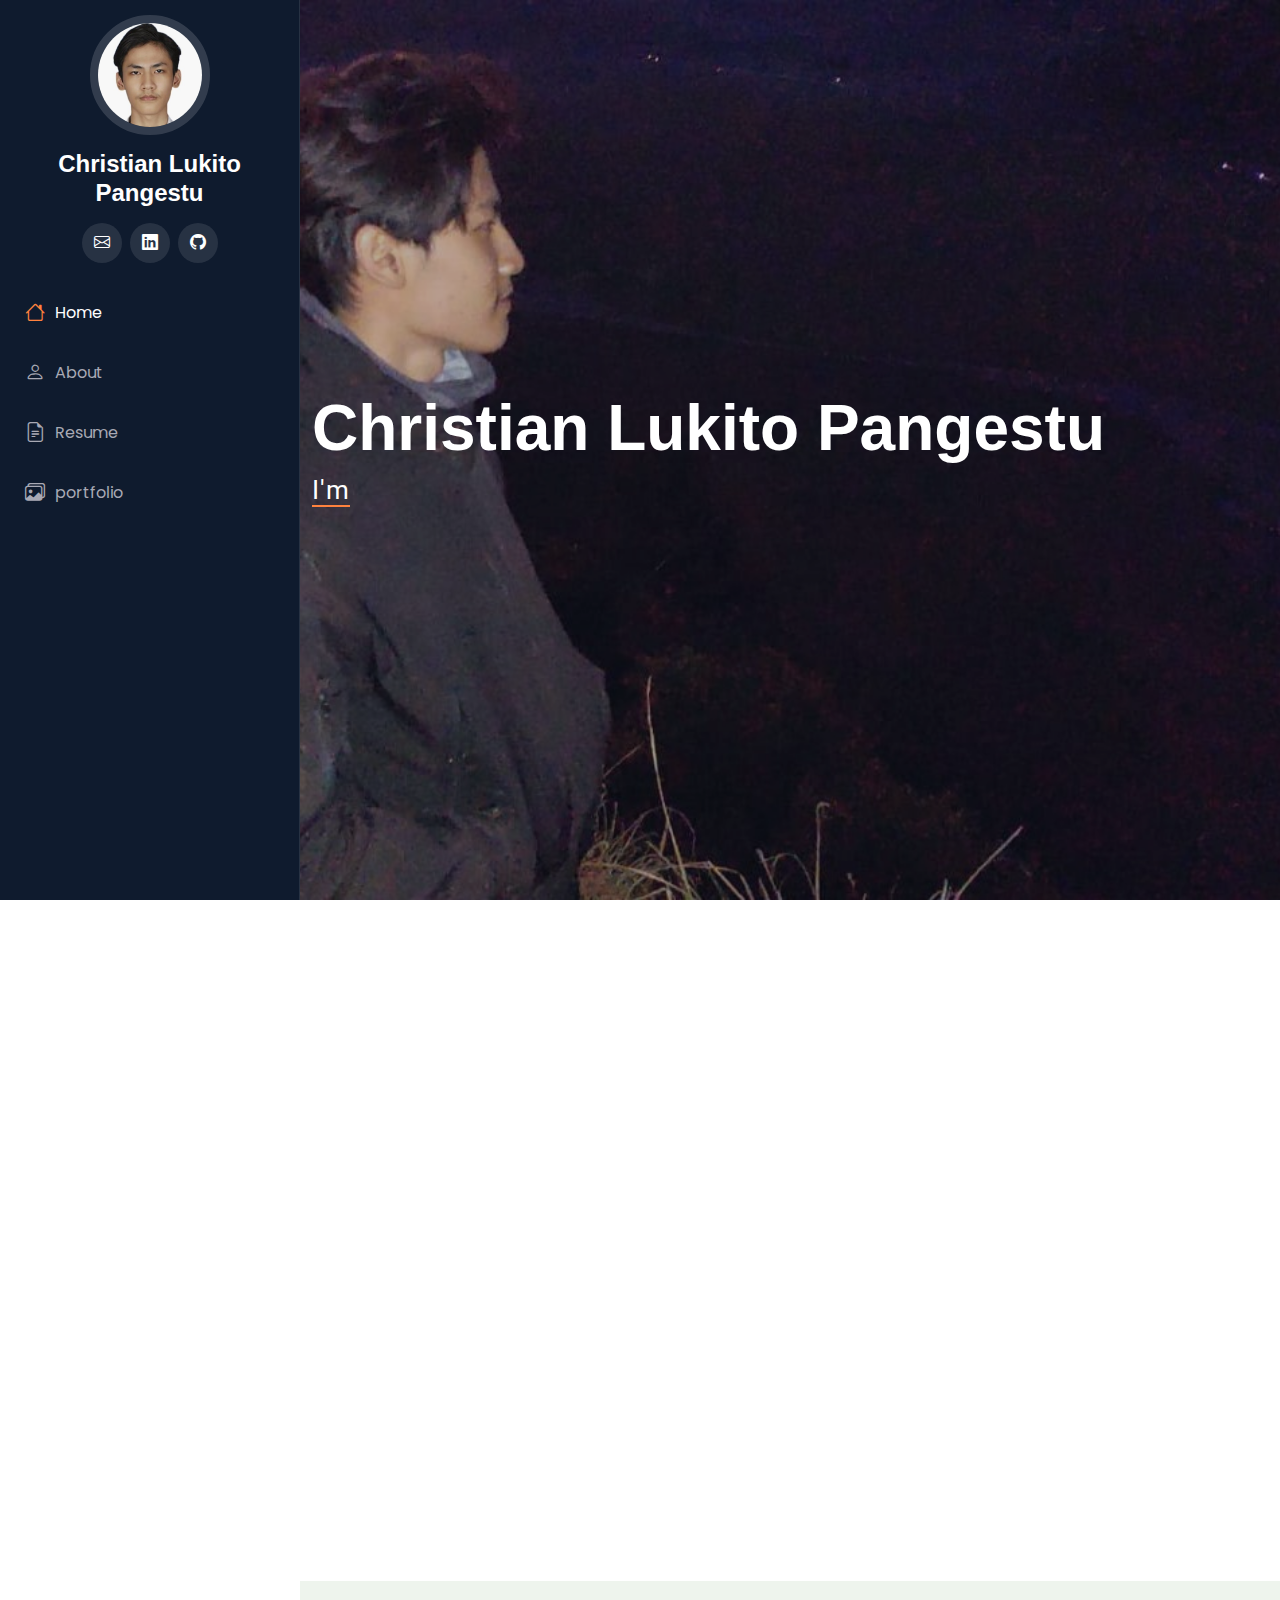
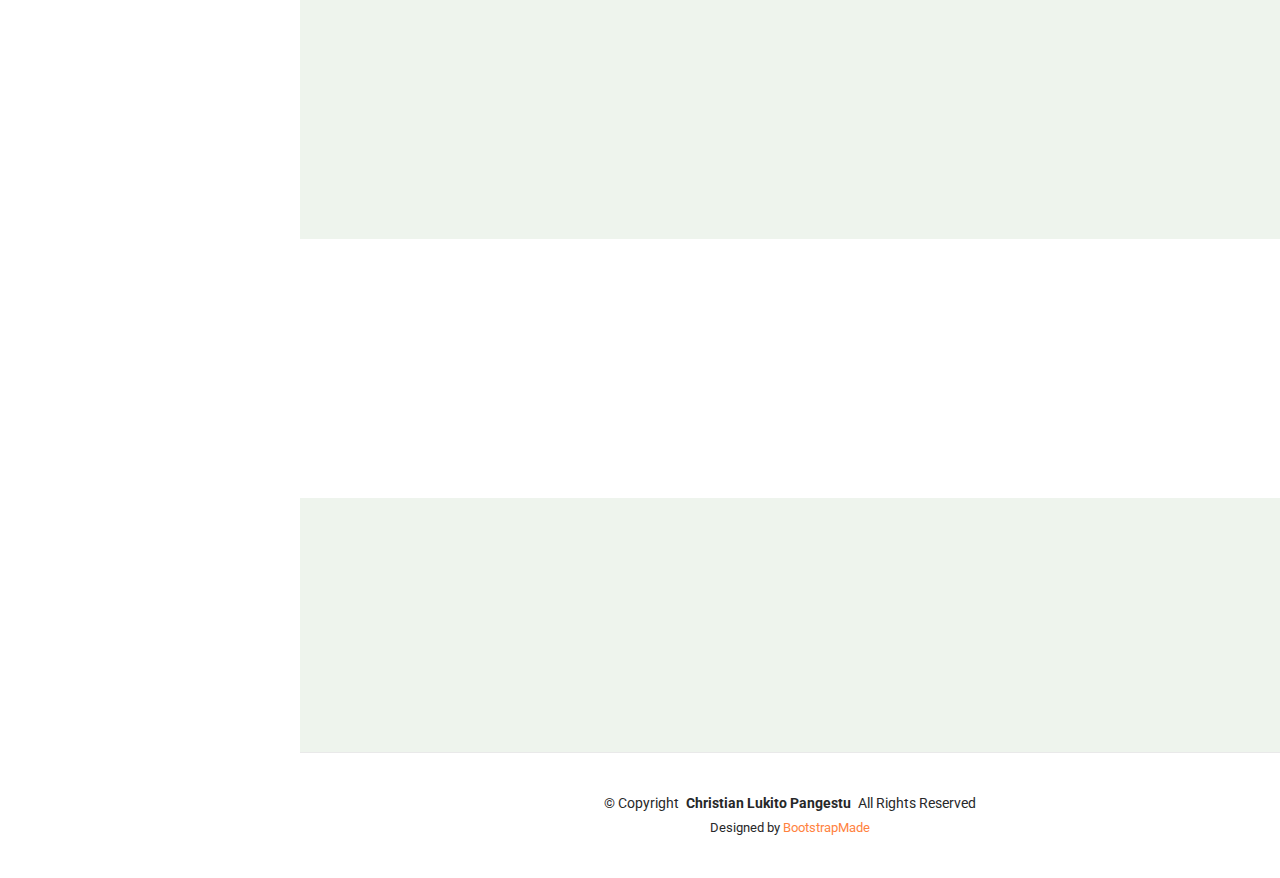
<file: index.html>
<!DOCTYPE html>
<html lang="en">
<head>
  <meta charset="utf-8" />
  <meta content="width=device-width, initial-scale=1.0" name="viewport" />
  <title data-i18n="site.name">portfolio</title>

  <!-- SEO / Open Graph (optional diisi via server atau biarkan statis) -->
  <meta content="" name="description" />
  <meta content="" name="keywords" />
  <meta property="og:title" content="Christian Lukito Pangestu" />
  <meta property="og:description" content="Web & Mobile Developer with UI/UX experience" />
  <meta property="og:image" content="assets/img/profil3.jpg" />
  <meta property="og:type" content="website" />

  <!-- Favicons -->
  <link href="assets/img/icon1.png" rel="icon" />
  <link href="assets/img/apple-touch-icon.png" rel="apple-touch-icon" />

  <!-- Fonts -->
  <link href="https://fonts.googleapis.com" rel="preconnect" />
  <link href="https://fonts.gstatic.com" rel="preconnect" crossorigin />
  <link
    href="https://fonts.googleapis.com/css2?family=Roboto:wght@100..900&family=Poppins:wght@100..900&family=Raleway:wght@100..900&display=swap"
    rel="stylesheet"
  />

  <!-- Vendor CSS -->
  <link href="assets/vendor/bootstrap/css/bootstrap.min.css" rel="stylesheet" />
  <link href="assets/vendor/bootstrap-icons/bootstrap-icons.css" rel="stylesheet" />
  <link href="assets/vendor/aos/aos.css" rel="stylesheet" />
  <link href="assets/vendor/glightbox/css/glightbox.min.css" rel="stylesheet" />
  <link href="assets/vendor/swiper/swiper-bundle.min.css" rel="stylesheet" />

  <!-- Main CSS -->
  <link href="assets/css/main.css" rel="stylesheet" />
</head>

<body class="index-page">
  <!-- ==================== Header ==================== -->
  <header id="header" class="header dark-background d-flex flex-column">
    <button class="header-toggle d-xl-none bi bi-list" aria-label="Toggle navigation"></button>

    <div class="profile-img">
      <img src="assets/img/profil3.jpg" alt="Profile photo" class="img-fluid rounded-circle" />
    </div>

    <a href="#hero" class="logo d-flex align-items-center justify-content-center">
      <h1 class="sitename text-center" data-i18n="site.name">Christian Lukito Pangestu</h1>
    </a>

    <div class="social-links text-center">
      <a href="mailto:christianlukitop@gmail.com" class="email" target="_blank" aria-label="Email">
        <i class="bi bi-envelope"></i>
      </a>
      <a href="https://www.linkedin.com/in/christianpangestu/" class="linkedin" target="_blank" aria-label="LinkedIn">
        <i class="bi bi-linkedin"></i>
      </a>
      <a href="https://github.com/ChristianLPangestu" class="github" target="_blank" aria-label="GitHub">
        <i class="bi bi-github"></i>
      </a>
    </div>

    <nav id="navmenu" class="navmenu" aria-label="Main navigation">
      <ul>
        <li><a href="#hero" class="active"><i class="bi bi-house navicon"></i><span>Home</span></a></li>
        <li><a href="#about"><i class="bi bi-person navicon"></i><span>About</span></a></li>
        <li><a href="#resume"><i class="bi bi-file-earmark-text navicon"></i><span>Resume</span></a></li>
        <li><a href="#portfolio"><i class="bi bi-images navicon"></i><span>portfolio</span></a></li>
      </ul>
    </nav>
  </header>

  <main class="main">
    <!-- ==================== Hero ==================== -->
    <section id="hero" class="hero section dark-background">
      <img src="assets/img/bg.jpg" alt="Background image" data-aos="fade-in" />

      <div class="container" data-aos="fade-up" data-aos-delay="100">
        <h2 data-i18n="hero.title">Christian Lukito Pangestu</h2>
        <p id="hero-line">
          <span data-i18n="hero.im">I'm</span>
          <span class="typed"></span>
        </p>
      </div>
    </section>

    <!-- ==================== About ==================== -->
    <section id="about" class="about section">
      <div class="container section-title" data-aos="fade-up">
        <h2 data-i18n="about.title">About</h2>
        <p data-i18n="about.lead1"></p>
      </div>

      <div class="container" data-aos="fade-up" data-aos-delay="100">
        <div class="row gy-4 justify-content-center">
          <div class="col-lg-4">
            <img src="assets/img/profil4.jpg" class="img-fluid" alt="Profile side photo" />
          </div>

          <div class="col-lg-8 content">
            <h2 data-i18n="about.heading">Web &amp; Mobile Developer</h2>
            <p class="fst-italic py-3" data-i18n="about.lead2"></p>

            <div class="row">
              <div class="col-lg-6">
                <ul>
                  <li>
                    <i class="bi bi-chevron-right"></i>
                    <strong>Birthday:</strong>
                    <span data-i18n="profile.birthday"></span>
                  </li>
                  <li>
                    <i class="bi bi-chevron-right"></i>
                    <strong>Phone:</strong>
                    <span data-i18n="profile.phone"></span>
                  </li>
                  <li>
                    <i class="bi bi-chevron-right"></i>
                    <strong>City:</strong>
                    <span data-i18n="profile.city"></span>
                  </li>
                </ul>
              </div>

              <div class="col-lg-6">
                <ul>
                  <li>
                    <i class="bi bi-chevron-right"></i>
                    <strong data-i18n="profile.age.label">Age</strong>:
                    <span id="age"></span>
                  </li>
                  <li>
                    <i class="bi bi-chevron-right"></i>
                    <strong>Degree:</strong>
                    <span data-i18n="profile.degree"></span>
                  </li>
                  <li>
                    <i class="bi bi-chevron-right"></i>
                    <strong>Email:</strong>
                    <span data-i18n="profile.email"></span>
                  </li>
                </ul>
              </div>
            </div>

            <p class="py-1" data-i18n="about.body1"></p>
            <p class="py-1" data-i18n="about.body2"></p>
            <p class="py-1" data-i18n="about.body3"></p>
          </div>
        </div>
      </div>

      <!-- Stats -->
      <section id="stats" class="stats section">
        <div class="container" data-aos="fade-up" data-aos-delay="100">
          <div class="row gy-4" id="stats-container"></div>
        </div>
      </section>
    </section>

    <!-- ==================== Skills ==================== -->
    <section id="skills" class="skills section light-background">
      <div class="container section-title" data-aos="fade-up">
        <h2 data-i18n="skills.title">Skills</h2>
        <p data-i18n="skills.lead"></p>
      </div>

      <div class="container" data-aos="fade-up" data-aos-delay="100">
        <div class="row skills-content skills-animation" id="skills-container"></div>
      </div>
    </section>

    <!-- ==================== Resume ==================== -->
    <section id="resume" class="resume section">
      <div class="container section-title" data-aos="fade-up">
        <h2 data-i18n="resume.title">Resume</h2>
        <p data-i18n="resume.lead"></p>
      </div>

      <div class="container">
        <div class="row" id="resume-row">
          <div class="col-lg-6" data-aos="fade-up" data-aos-delay="100" id="resume-left"></div>
          <div class="col-lg-6" data-aos="fade-up" data-aos-delay="200" id="resume-right"></div>
        </div>
      </div>
    </section>

    <!-- ==================== portfolio ==================== -->
    <section id="portfolio" class="portfolio section light-background">
      <div class="container section-title" data-aos="fade-up">
        <h2 data-i18n="portfolio.title">portfolio</h2>
        <p data-i18n="portfolio.lead"></p>
      </div>

      <div class="container">
        <div class="isotope-layout" data-default-filter="*" data-layout="masonry" data-sort="original-order">
          <ul class="portfolio-filters isotope-filters" data-aos="fade-up" data-aos-delay="100" id="portfolio-filters"></ul>
          <div class="row gy-4 isotope-container" data-aos="fade-up" data-aos-delay="200" id="portfolio-container"></div>
        </div>
      </div>
    </section>
  </main>

  <!-- ==================== Footer ==================== -->
  <footer id="footer" class="footer position-relative">
    <div class="container">
      <div class="copyright text-center">
        <p>
          © <span>Copyright</span>
          <strong class="px-1 sitename" data-i18n="site.name">Christian Lukito Pangestu</strong>
          <span>All Rights Reserved</span>
        </p>
      </div>
      <div class="credits">
        Designed by <a href="https://bootstrapmade.com/" rel="noopener" target="_blank">BootstrapMade</a>
      </div>
    </div>
  </footer>

  <!-- Scroll Top -->
  <a href="#" id="scroll-top" class="scroll-top d-flex align-items-center justify-content-center" aria-label="Scroll to top">
    <i class="bi bi-arrow-up-short"></i>
  </a>

  <!-- Preloader -->
  <div id="preloader" aria-hidden="true"></div>

  <!-- Vendor JS -->
  <script src="assets/vendor/bootstrap/js/bootstrap.bundle.min.js"></script>
  <script src="assets/vendor/php-email-form/validate.js"></script>
  <script src="assets/vendor/aos/aos.js"></script>
  <script src="assets/vendor/typed.js/typed.umd.js"></script>
  <script src="assets/vendor/purecounter/purecounter_vanilla.js"></script>
  <script src="assets/vendor/waypoints/noframework.waypoints.js"></script>
  <script src="assets/vendor/glightbox/js/glightbox.min.js"></script>
  <script src="assets/vendor/imagesloaded/imagesloaded.pkgd.min.js"></script>
  <script src="assets/vendor/isotope-layout/isotope.pkgd.min.js"></script>
  <script src="assets/vendor/swiper/swiper-bundle.min.js"></script>

  <!-- Main JS -->
  <script src="assets/js/main.js"></script>
</body>
</html>
</file>
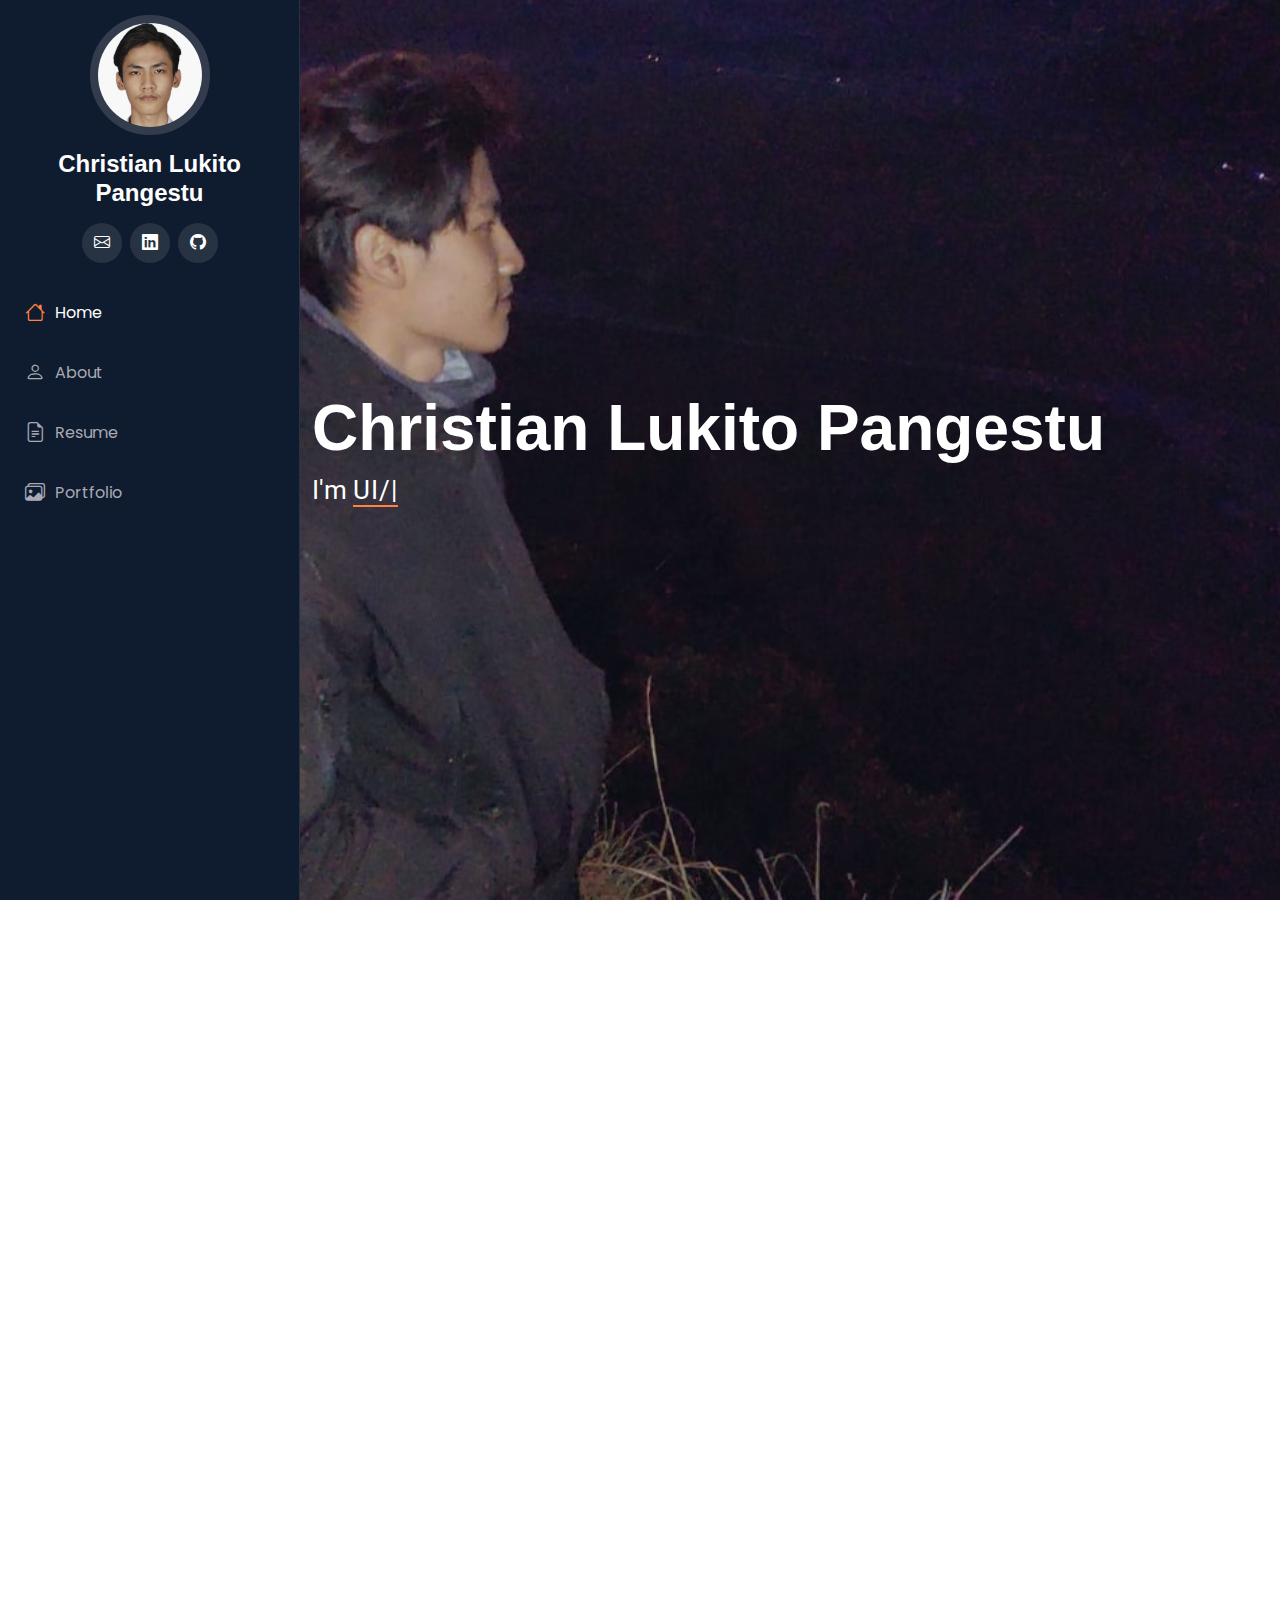
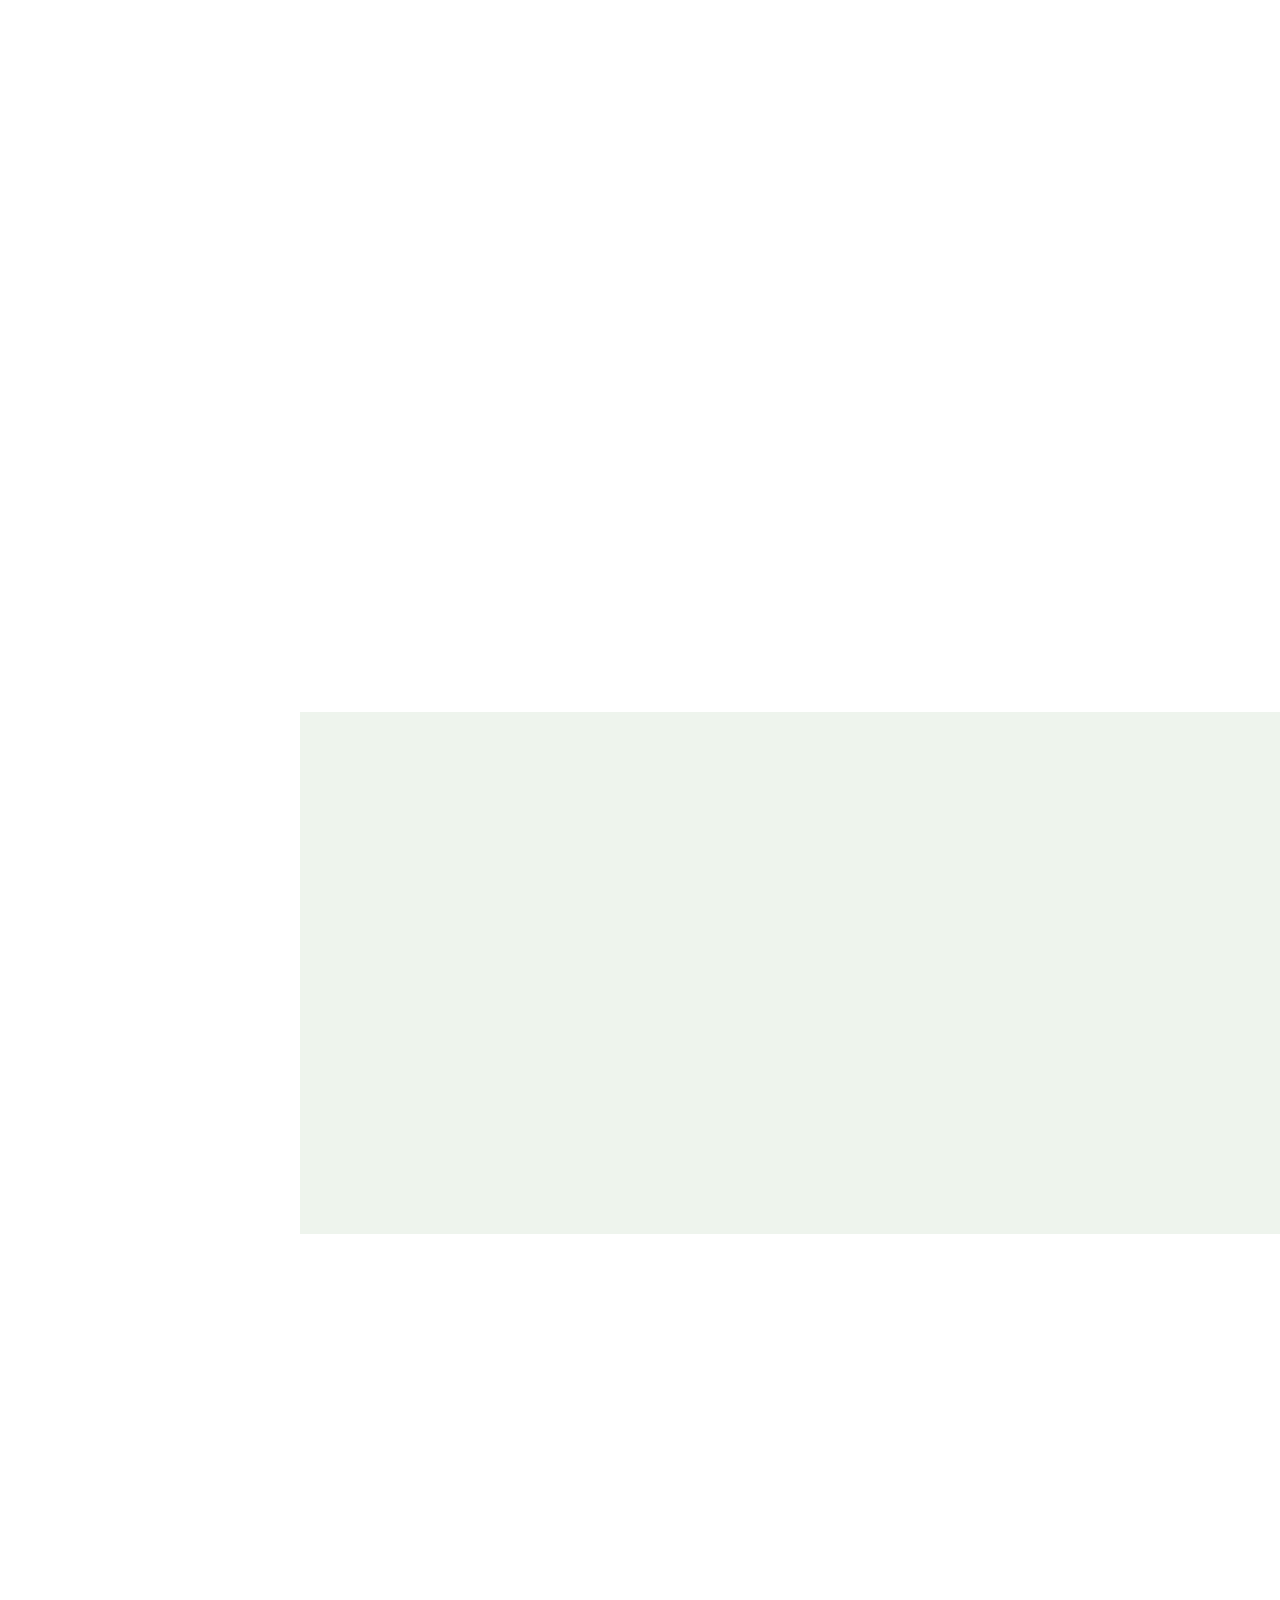
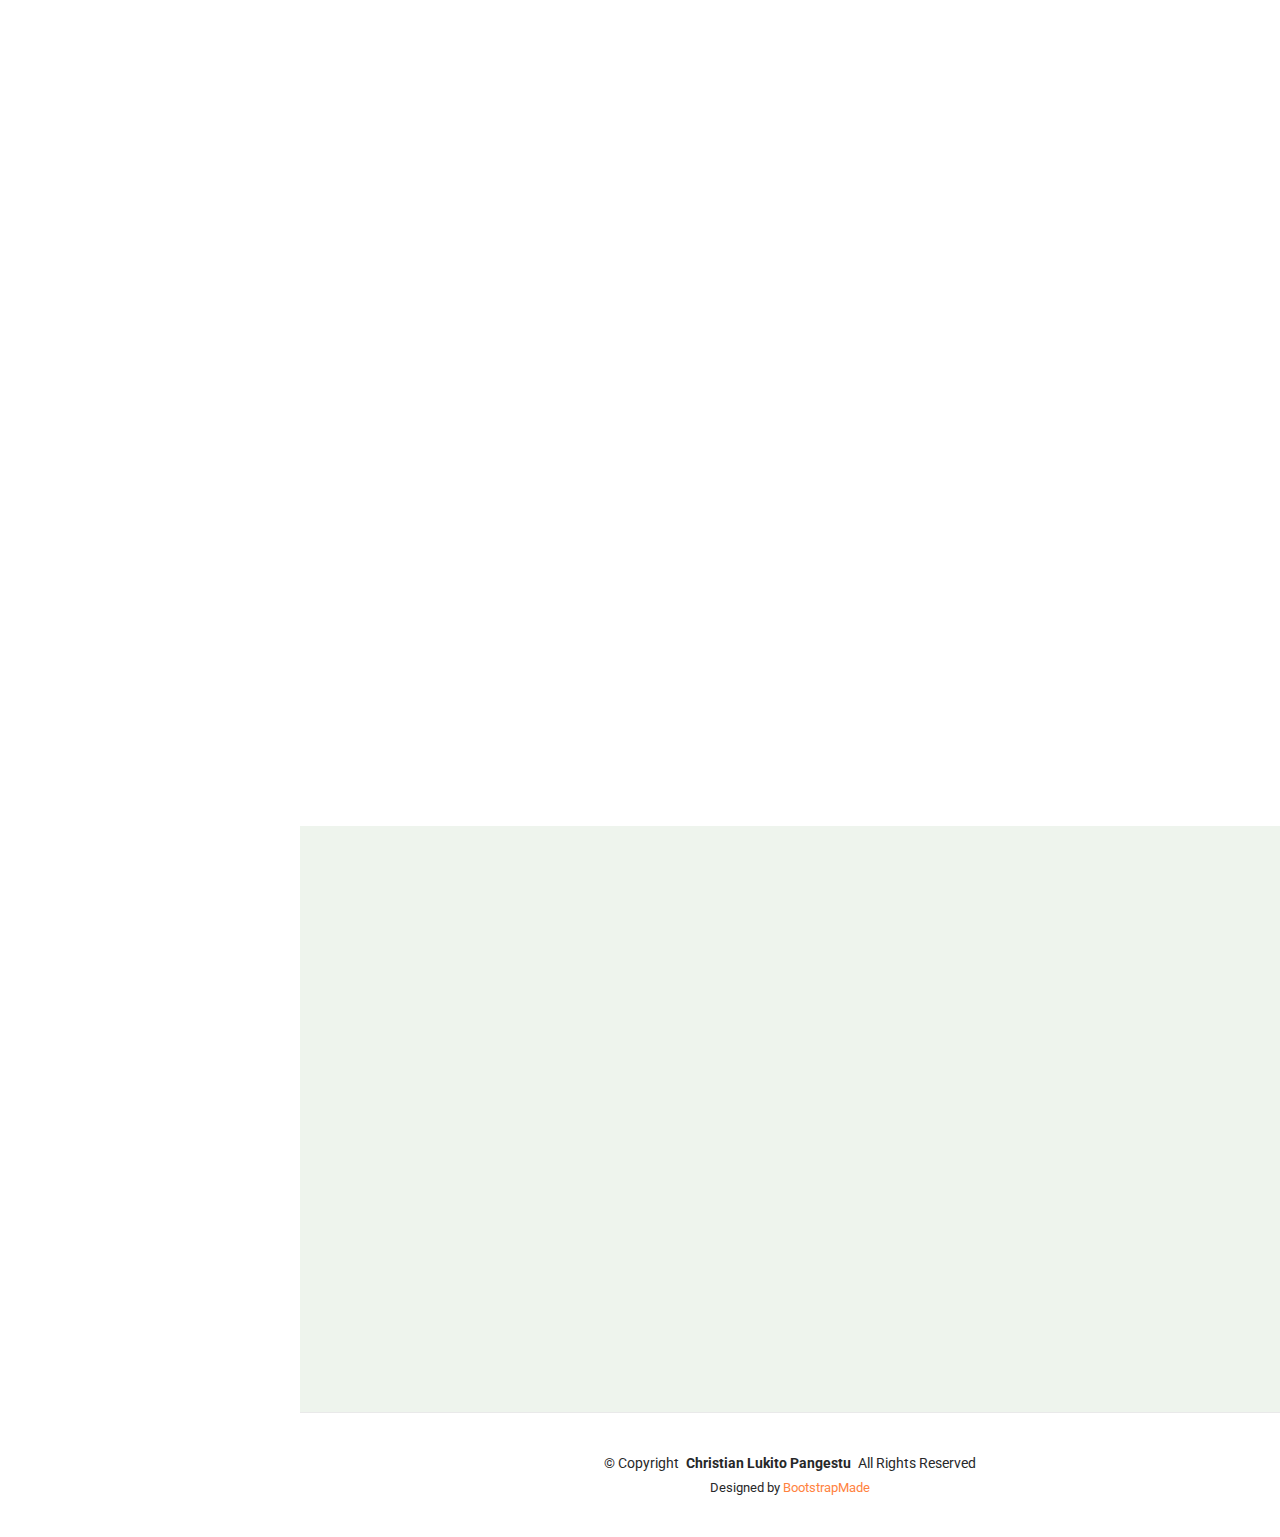
<file: iPortfolio/index.html>
<!DOCTYPE html>
<html lang="en">

<head>
  <meta charset="utf-8">
  <meta content="width=device-width, initial-scale=1.0" name="viewport">
  <title>Portfolio</title>
  <meta content="" name="description">
  <meta content="" name="keywords">

  <!-- Favicons -->
  <link href="assets/img/icon1.png" rel="icon">
  <link href="assets/img/apple-touch-icon.png" rel="apple-touch-icon">

  <!-- Fonts -->
  <link href="https://fonts.googleapis.com" rel="preconnect">
  <link href="https://fonts.gstatic.com" rel="preconnect" crossorigin>
  <link href="https://fonts.googleapis.com/css2?family=Roboto:ital,wght@0,100;0,300;0,400;0,500;0,700;0,900;1,100;1,300;1,400;1,500;1,700;1,900&family=Poppins:ital,wght@0,100;0,200;0,300;0,400;0,500;0,600;0,700;0,800;0,900;1,100;1,200;1,300;1,400;1,500;1,600;1,700;1,800;1,900&family=Raleway:ital,wght@0,100;0,200;0,300;0,400;0,500;0,600;0,700;0,800;0,900;1,100;1,200;1,300;1,400;1,500;1,600;1,700;1,800;1,900&display=swap" rel="stylesheet">

  <!-- Vendor CSS Files -->
  <link href="assets/vendor/bootstrap/css/bootstrap.min.css" rel="stylesheet">
  <link href="assets/vendor/bootstrap-icons/bootstrap-icons.css" rel="stylesheet">
  <link href="assets/vendor/aos/aos.css" rel="stylesheet">
  <link href="assets/vendor/glightbox/css/glightbox.min.css" rel="stylesheet">
  <link href="assets/vendor/swiper/swiper-bundle.min.css" rel="stylesheet">

  <!-- Main CSS File -->
  <link href="assets/css/main.css" rel="stylesheet">

</head>

<body class="index-page">

  <header id="header" class="header dark-background d-flex flex-column">
    <i class="header-toggle d-xl-none bi bi-list"></i>

    <div class="profile-img">
      <img src="assets/img/profil3.jpg" alt="" class="img-fluid rounded-circle">
    </div>

    <a href="index.html" class="logo d-flex align-items-center justify-content-center">
      <!-- Uncomment the line below if you also wish to use an image logo -->
      <!-- <img src="assets/img/logo.png" alt=""> -->
      <h1 class="sitename text-center">Christian Lukito Pangestu</h1>
    </a>

    <div class="social-links text-center">
      <a href="mailto:christianlukitop@gmail.com" class="email" target="_blank"><i class="bi bi-envelope"></i></a>
      <a href="https://www.linkedin.com/in/christianpangestu/" class="linkedin" target="_blank"><i class="bi bi-linkedin"></i></a>
      <a href="https://github.com/ChristianLPangestu" class="github" target="_blank"><i class="bi bi-github"></i></a>
    </div>

    <nav id="navmenu" class="navmenu">
      <ul>
        <li><a href="#hero" class="active"><i class="bi bi-house navicon"></i>Home</a></li>
        <li><a href="#about"><i class="bi bi-person navicon"></i> About</a></li>
        <li><a href="#resume"><i class="bi bi-file-earmark-text navicon"></i> Resume</a></li>
        <li><a href="#portfolio"><i class="bi bi-images navicon"></i> Portfolio</a></li>
      </ul>
    </nav>

  </header>

  <main class="main">

    <!-- Hero Section -->
    <section id="hero" class="hero section dark-background">

      <img src="assets/img/bg.jpg" alt="" data-aos="fade-in" class="">

      <div class="container" data-aos="fade-up" data-aos-delay="100">
        <h2>Christian Lukito Pangestu</h2>
        <p>I'm <span class="typed" data-typed-items=" Web Developer, Mobile Developer, UI/UX Designer, "> UI/UX Designer</span><span class="typed-cursor typed-cursor--blink" aria-hidden="true"></span><span class="typed-cursor typed-cursor--blink" aria-hidden="true"></span></p>
      </div>

    </section><!-- /Hero Section -->

    <!-- About Section -->
    <section id="about" class="about section">

      <!-- Section Title -->
      <div class="container section-title" data-aos="fade-up">
        <h2>About</h2>
        <p>I am a dedicated Web & Mobile developer, focusing on web and mobile application development. In addition, I also have expertise as a UI/UX designer and interested in cybersecurity.</p>
      </div><!-- End Section Title -->

      <div class="container" data-aos="fade-up" data-aos-delay="100">

        <div class="row gy-4 justify-content-center">
          <div class="col-lg-4">
            <img src="assets/img/profil4.jpg" class="img-fluid" alt="">
          </div>
          <div class="col-lg-8 content">
            <h2>Web &amp; Mobile Developer</h2>
            <p class="fst-italic py-3">
              I have experience in web and mobile application development using various modern technologies. Currently, I am deepening my expertise in UI/UX design to create intuitive and engaging user interfaces. In addition, I am also interested in cybersecurity to ensure the applications I develop are secure and reliable.
            </p>
            <div class="row">
              <div class="col-lg-6">
                <ul>
                  <li><i class="bi bi-chevron-right"></i> <strong>Birthday:</strong> <span>6 April 2003</span></li>
                  <li><i class="bi bi-chevron-right"></i> <strong>Website:</strong> <span>www.example.com</span></li>
                  <li><i class="bi bi-chevron-right"></i> <strong>Phone:</strong> <span>+62 813 9317 5678</span></li>
                  <li><i class="bi bi-chevron-right"></i> <strong>City:</strong> <span>Bandung, Indonesia</span></li>
                </ul>
              </div>
              <div class="col-lg-6">
                <ul>
                  <li><i class="bi bi-chevron-right"></i> <strong>Age:</strong> <span id="age"></span></li>
                  <li><i class="bi bi-chevron-right"></i> <strong>Degree:</strong> <span>Undergraduate Student</span></li>
                  <li><i class="bi bi-chevron-right"></i> <strong>Email:</strong> <span>christianlukitop@gmail.com</span></li>
                </ul>
              </div>
            </div>
            <p class="py-1">
              As a dedicated <strong><em>web and mobile developer</em></strong>, I specialize in creating <strong><em>dynamic, responsive applications</em></strong> that meet modern business needs. My expertise spans various programming languages and frameworks, allowing me to deliver <strong><em>robust solutions</em></strong> tailored to client specifications.
          </p>
          
          <p class="py-1">
              Whether it's building an <strong><em>intuitive user interface</em></strong> or developing <strong><em>secure back-end services</em></strong>, I approach every project with a focus on <strong><em>quality and performance</em></strong>. My passion for technology is matched by my commitment to <strong><em>continuous learning</em></strong>, ensuring I stay at the forefront of industry trends.
          </p>
          
          <p class="py-1">
              I'm always excited to take on <strong><em>new challenges</em></strong>, whether working independently or collaborating with a team. If you’re looking for a developer who can bring your ideas to life with <strong><em>creativity and precision</em></strong>, I’m here to help.
          </p>
          </div>
        </div>
      </div>
      <!-- Stats Section -->
    <section id="stats" class="stats section">
      <div class="container" data-aos="fade-up" data-aos-delay="100">
        <div class="row gy-4">
          <div class="col-lg-3 col-md-6">
            <div class="stats-item">
              <i class="bi bi-building"></i>
              <span data-purecounter-start="0" data-purecounter-end="1" data-purecounter-duration="1" class="purecounter"></span>
              <p><strong style="font-size: 24px;">Workplaces</strong> <br> Places where I've contributed my skills and expertise</p>
              <ul>
                <li><strong>CV Dwi Jaya Bersama</strong>, Semarang, Indonesia</li>
              </ul>
            </div>
          </div><!-- End Stats Item -->
    
          <div class="col-lg-3 col-md-6">
            <div class="stats-item">
              <i class="bi bi-person-badge"></i>
              <span data-purecounter-start="0" data-purecounter-end="3" data-purecounter-duration="1" class="purecounter"></span>
              <p><strong style="font-size: 24px;">Positions</strong> <br> Various roles that I've successfully fulfilled</p>
              <ul>
                <li><strong>Project Manager</strong>, CV Dwi Jaya Bersama, Semarang</li>
                <li><strong>Backend Developer</strong>, CV Dwi Jaya Bersama, Semarang</li>
                <li><strong>UI/UX Designer</strong>, CV Dwi Jaya Bersama, Semarang</li>
              </ul>
            </div>
          </div><!-- End Stats Item -->
    
          <div class="col-lg-3 col-md-6">
            <div class="stats-item">
              <i class="bi bi-clipboard-check"></i>
              <span data-purecounter-start="0" data-purecounter-end="3" data-purecounter-duration="1" class="purecounter"></span>
              <p><strong style="font-size: 24px;">Projects Managed</strong> <br> Projects I’ve taken from concept to completion</p>
              <ul>
                <li><strong>POS System Development</strong>, CV Dwi Jaya Bersama, Semarang</li>
                <li><strong>Travel Information Application</strong>, Telkom University</li>
                <li><strong>Social Music Streaming Application</strong>, Telkom University</li>
              </ul>
            </div>
          </div><!-- End Stats Item -->
    
          <div class="col-lg-3 col-md-6">
            <div class="stats-item">
              <i class="bi bi-folder2-open"></i>
              <span data-purecounter-start="0" data-purecounter-end="4" data-purecounter-duration="1" class="purecounter"></span>
              <p><strong style="font-size: 24px;">Framework</strong> <br> The number of impactful projects I've been a part of</p>
              <ul>
                <li><strong>Laravel</strong>POS</li>
                <li><strong>Flutter</strong>POS, Bingung di Bandung?</li>
                <li><strong>Firebase</strong>Bingung di Bandung?, Jukee</li>
                <li><strong>Bootstrap</strong></li>
              </ul>
            </div>
          </div> <!-- End Stats Item--> 
    
        </div>
      </div>
    </section><!-- End Stats Section -->

    </section><!-- /About Section -->

    
    
    
    


    <!-- Skills Section -->
<section id="skills" class="skills section light-background">

  <!-- Section Title -->
  <div class="container section-title" data-aos="fade-up">
    <h2>Skills</h2>
    <p>Showcasing my technical expertise and proficiency in multiple programming languages and tools.</p>
  </div><!-- End Section Title -->

  <div class="container" data-aos="fade-up" data-aos-delay="100">

    <div class="row skills-content skills-animation">

      <div class="col-lg-6">

        <div class="progress">
          <span class="skill"><span>Laravel</span> <i class="val">85%</i></span>
          <div class="progress-bar-wrap">
            <div class="progress-bar" role="progressbar" aria-valuenow="85" aria-valuemin="0" aria-valuemax="100"></div>
          </div>
        </div><!-- End Skills Item -->

        <div class="progress">
          <span class="skill"><span>Flutter</span> <i class="val">80%</i></span>
          <div class="progress-bar-wrap">
            <div class="progress-bar" role="progressbar" aria-valuenow="80" aria-valuemin="0" aria-valuemax="100"></div>
          </div>
        </div><!-- End Skills Item -->

        <div class="progress">
          <span class="skill"><span>Java</span> <i class="val">80%</i></span>
          <div class="progress-bar-wrap">
            <div class="progress-bar" role="progressbar" aria-valuenow="80" aria-valuemin="0" aria-valuemax="100"></div>
          </div>
        </div><!-- End Skills Item -->

        <div class="progress">
          <span class="skill"><span>Python</span> <i class="val">82%</i></span>
          <div class="progress-bar-wrap">
            <div class="progress-bar" role="progressbar" aria-valuenow="82" aria-valuemin="0" aria-valuemax="100"></div>
          </div>
        </div><!-- End Skills Item -->

      </div>

      <div class="col-lg-6">

        <div class="progress">
          <span class="skill"><span>PHP</span> <i class="val">85%</i></span>
          <div class="progress-bar-wrap">
            <div class="progress-bar" role="progressbar" aria-valuenow="85" aria-valuemin="0" aria-valuemax="100"></div>
          </div>
        </div><!-- End Skills Item -->

        <div class="progress">
          <span class="skill"><span>SQL</span> <i class="val">80%</i></span>
          <div class="progress-bar-wrap">
            <div class="progress-bar" role="progressbar" aria-valuenow="80" aria-valuemin="0" aria-valuemax="100"></div>
          </div>
        </div><!-- End Skills Item -->

        <div class="progress">
          <span class="skill"><span>GitHub</span> <i class="val">90%</i></span>
          <div class="progress-bar-wrap">
            <div class="progress-bar" role="progressbar" aria-valuenow="90" aria-valuemin="0" aria-valuemax="100"></div>
          </div>
        </div><!-- End Skills Item -->

        <div class="progress">
          <span class="skill"><span>JavaScript</span> <i class="val">75%</i></span>
          <div class="progress-bar-wrap">
            <div class="progress-bar" role="progressbar" aria-valuenow="75" aria-valuemin="0" aria-valuemax="100"></div>
          </div>
        </div><!-- End Skills Item -->

      </div>

    </div>

  </div>

</section><!-- /Skills Section -->

    <!-- Resume Section -->
    <section id="resume" class="resume section">

      <!-- Section Title -->
      <div class="container section-title" data-aos="fade-up">
        <h2>Resume</h2>
        <p>
          An Overview of My Career Path and Achievements.
        </p>
      </div><!-- End Section Title -->

      <div class="container">

        <div class="row">

          <div class="col-lg-6" data-aos="fade-up" data-aos-delay="100">
            <h3 class="resume-title">Sumary</h3>

            <div class="resume-item pb-0">
              <h4>Christian Lukito</h4>
              <p><em>Experienced Project Manager and Backend Developer with a strong background in developing and managing mobile applications and web systems. Expertise in creating robust solutions for various industries, ensuring seamless integration, and driving projects from concept to completion</em></p>
              <ul>
                <li>Bandung, Indonesia</li>
                <li>+62 813 9317 5678</li>
                <li>christianlukitop@gmail.com</li>
              </ul>
            </div><!-- Edn Resume Item -->

            <h3 class="resume-title">Education</h3>
            <div class="resume-item">
              <h4>Undergraduate in Informatics</h4>
              <h5>2021- Present</h5>
              <p><em>Telkom University, Bandung</em></p>
              <p>Studying at Telkom University's prestigious Informatics Department, I am immersed in a dynamic learning environment focused on cutting-edge technology and innovation. Through rigorous coursework and hands-on projects, I have developed a strong foundation in computer science principles, software engineering, machine learning, and data analysis</p>
            </div><!-- Edn Resume Item -->

            <div class="resume-item">
              <h4>Science Program</h4>
              <h5>2018 - 2021</h5>
              <p><em>SMA Negeri 3, Semarang</em></p>
              <p>Graduated from Public High School 3 Semarang, where I pursued Sciences Program. This academic track provided me with a solid understanding of scientific principles and methodologies, with a strong foundation in natural sciences</p>
            </div><!-- Edn Resume Item -->

          </div>

          <div class="col-lg-6" data-aos="fade-up" data-aos-delay="200">
            <h3 class="resume-title">Professional Experience</h3>
            <div class="resume-item">
              <h4>Project Manager & Backend Developer Intern · Cashier Application Development</h4>
              <h5>Jun 2024 - Aug 2024</h5>
              <p><em>CV Dwi Jaya Bersama, Semarang</em></p>
              <ul>
                <li>Served as a Project Manager and Backend Developer intern, leading the development of a cashier application that streamlines restaurant operations by integrating order-taking processes</li>
                <li>Managed documentation such as PRD, API documentation, database, and application flow</li>
                <li>Developed the Laravel backend for the customer-facing web mobile application</li>
                <li>Designed the UI/UX for the cashier application, ensuring an intuitive and user-friendly interface for both staff and customers</li>
              </ul>
            </div><!-- Edn Resume Item -->
          </div>

        </div>

      </div>

    </section><!-- /Resume Section -->

    <!-- Portfolio Section -->
    <section id="portfolio" class="portfolio section light-background">

      <!-- Section Title -->
      <div class="container section-title" data-aos="fade-up">
        <h2>Portfolio</h2>
        <p>Highlighting a curated selection of my projects, demonstrating expertise in design, development, and creative problem-solving across various industries.</p>
      </div><!-- End Section Title -->

      <div class="container">

        <div class="isotope-layout" data-default-filter="*" data-layout="masonry" data-sort="original-order">

          <ul class="portfolio-filters isotope-filters" data-aos="fade-up" data-aos-delay="100">
            <li data-filter="*" class="filter-active">All</li>
            <li data-filter=".filter-app">App</li>
            <li data-filter=".filter-product">Product</li>
            <li data-filter=".filter-branding">Branding</li>
            <li data-filter=".filter-books">Books</li>
          </ul><!-- End Portfolio Filters -->

          <div class="row gy-4 isotope-container" data-aos="fade-up" data-aos-delay="200">

            <div class="col-lg-4 col-md-6 portfolio-item isotope-item filter-app">
              <div class="portfolio-content h-100">
                <img src="assets/img/portfolio/P1.png" class="img-fluid" alt="">
                <div class="portfolio-info">
                  <h4>POS</h4>
                  <p>Development of an integrated restaurant POS (Point of Sale) system that allows customers to order and pay directly from their mobile devices. The system includes applications for cashiers, kitchen staff, and waiters, ensuring efficient workflow and fast customer service.</p>
                  <a href="assets/img/portfolio/P1.png" title="App 1" data-gallery="portfolio-gallery-app" class="glightbox preview-link"><i class="bi bi-zoom-in"></i></a>
                  <a href="portfolio-details.html" title="More Details" class="details-link"><i class="bi bi-link-45deg"></i></a>
                </div>
              </div>
            </div><!-- End Portfolio Item -->

            <div class="col-lg-4 col-md-6 portfolio-item isotope-item filter-product">
              <div class="portfolio-content h-100">
                <img src="assets/img/portfolio/o2.png" class="img-fluid" alt="">
                <div class="portfolio-info">
                  <h4>Bingung di Bandung?</h4>
                  <p>Bingung di Bandung is a mobile app that helps users quickly find and explore top spots in Bandung with real-time updates.</p>
                  <a href="assets/img/portfolio/o2.png" title="Product 1" data-gallery="portfolio-gallery-product" class="glightbox preview-link"><i class="bi bi-zoom-in"></i></a>
                  <a href="portfolio-details2.html" title="More Details" class="details-link"><i class="bi bi-link-45deg"></i></a>
                </div>
              </div>
            </div><!-- End Portfolio Item -->
          </div><!-- End Portfolio Container -->

        </div>

      </div>

    </section><!-- /Portfolio Section -->
  </main>

  <footer id="footer" class="footer position-relative">

    <div class="container">
      <div class="copyright text-center ">
        <p>© <span>Copyright</span> <strong class="px-1 sitename">Christian Lukito Pangestu</strong> <span>All Rights Reserved</span></p>
      </div>
      <div class="credits">
        Designed by <a href="https://bootstrapmade.com/">BootstrapMade</a>
      </div>
    </div>

  </footer>

  <!-- Scroll Top -->
  <a href="#" id="scroll-top" class="scroll-top d-flex align-items-center justify-content-center"><i class="bi bi-arrow-up-short"></i></a>

  <!-- Preloader -->
  <div id="preloader"></div>

  <!-- Vendor JS Files -->
  <script src="assets/vendor/bootstrap/js/bootstrap.bundle.min.js"></script>
  <script src="assets/vendor/php-email-form/validate.js"></script>
  <script src="assets/vendor/aos/aos.js"></script>
  <script src="assets/vendor/typed.js/typed.umd.js"></script>
  <script src="assets/vendor/purecounter/purecounter_vanilla.js"></script>
  <script src="assets/vendor/waypoints/noframework.waypoints.js"></script>
  <script src="assets/vendor/glightbox/js/glightbox.min.js"></script>
  <script src="assets/vendor/imagesloaded/imagesloaded.pkgd.min.js"></script>
  <script src="assets/vendor/isotope-layout/isotope.pkgd.min.js"></script>
  <script src="assets/vendor/swiper/swiper-bundle.min.js"></script>

  <!-- Main JS File -->
  <script src="assets/js/main.js"></script>

</body>

</html>
</file>
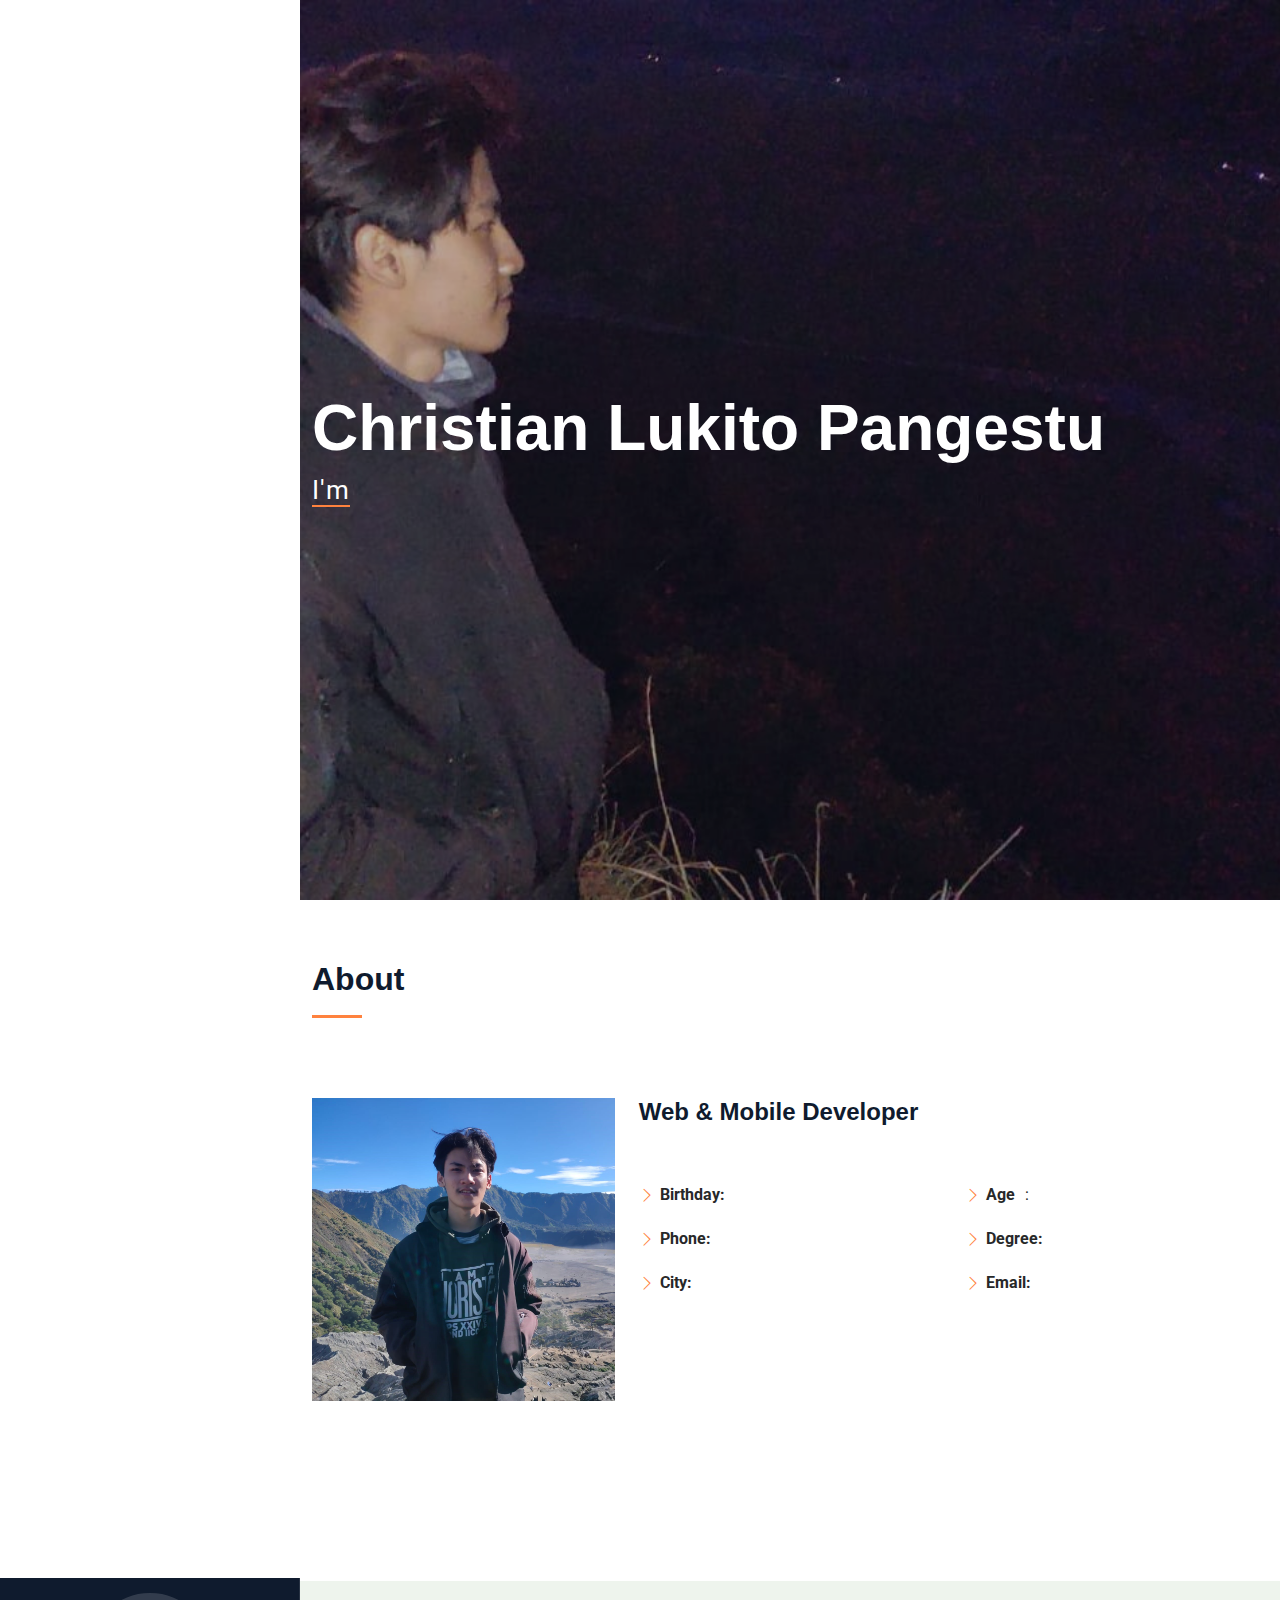
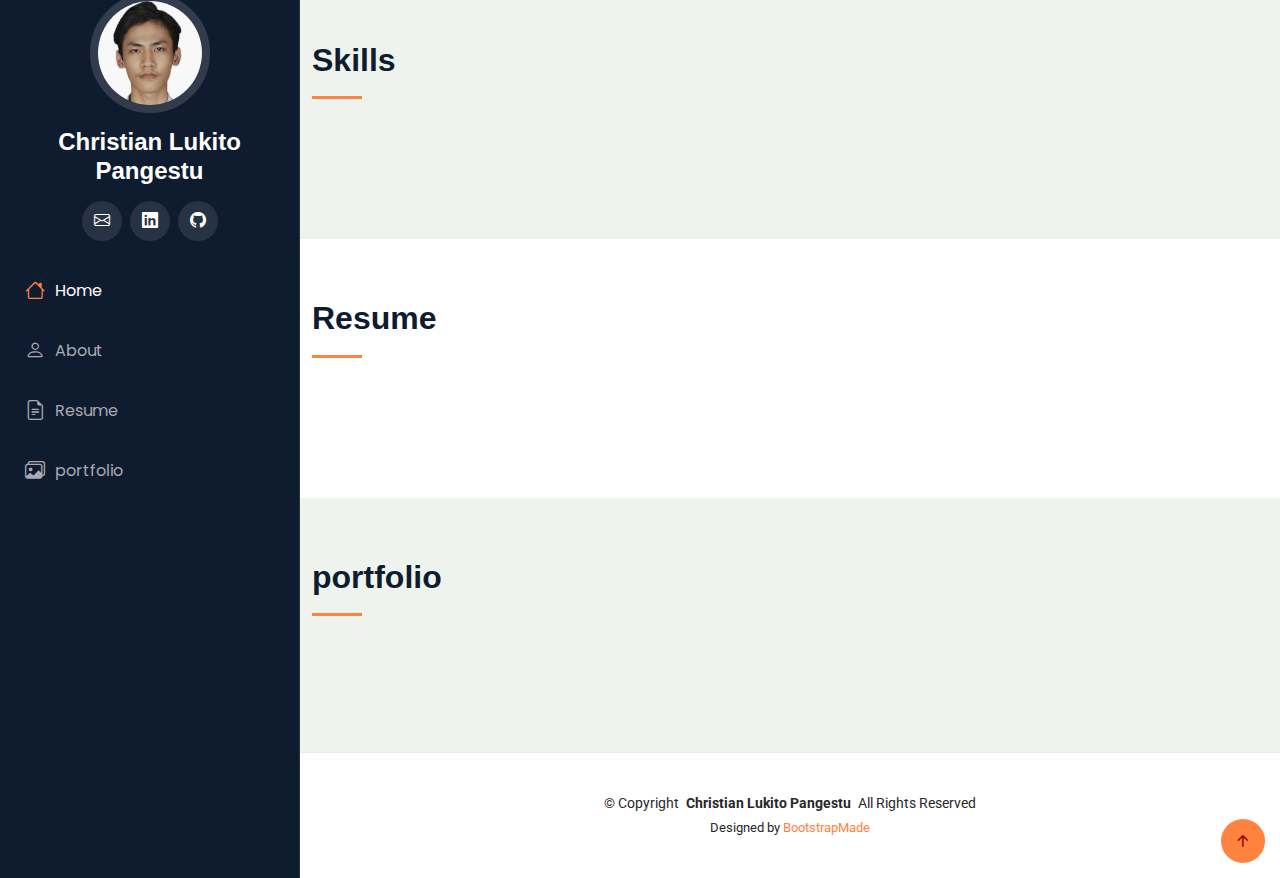
<file: portfolio-details.html>
<!DOCTYPE html>
<html lang="en">

<head>
  <meta charset="utf-8" />
  <meta content="width=device-width, initial-scale=1.0" name="viewport" />
  <title>portfolio Details</title>
  <meta content="" name="description" />
  <meta content="" name="keywords" />

  <!-- Favicons -->
  <link href="assets/img/icon1.png" rel="icon" />
  <link href="assets/img/apple-touch-icon.png" rel="apple-touch-icon" />

  <!-- Fonts -->
  <link href="https://fonts.googleapis.com" rel="preconnect" />
  <link href="https://fonts.gstatic.com" rel="preconnect" crossorigin />
  <link
    href="https://fonts.googleapis.com/css2?family=Roboto:wght@300;400;500;700;900&family=Poppins:wght@300;400;500;600;700;900&family=Raleway:wght@300;400;500;600;700;900&display=swap"
    rel="stylesheet" />

  <!-- Vendor CSS -->
  <link href="assets/vendor/bootstrap/css/bootstrap.min.css" rel="stylesheet" />
  <link href="assets/vendor/bootstrap-icons/bootstrap-icons.css" rel="stylesheet" />
  <link href="assets/vendor/aos/aos.css" rel="stylesheet" />
  <link href="assets/vendor/glightbox/css/glightbox.min.css" rel="stylesheet" />
  <link href="assets/vendor/swiper/swiper-bundle.min.css" rel="stylesheet" />

  <!-- Main CSS -->
  <link href="assets/css/main.css" rel="stylesheet" />
  <link href="assets/css/portfolio-details.css" rel="stylesheet" />
</head>

<body class="portfolio-details-page">
  <header id="header" class="header dark-background d-flex flex-column">
    <i class="header-toggle d-xl-none bi bi-list"></i>

    <div class="profile-img">
      <img src="assets/img/profil3.jpg" alt="" class="img-fluid rounded-circle" />
    </div>

    <a href="index.html" class="logo d-flex align-items-center justify-content-center">
      <h1 class="sitename text-center">Christian Lukito Pangestu</h1>
    </a>

    <div class="social-links text-center">
      <a href="mailto:christianlukitop@gmail.com" class="email" target="_blank"><i class="bi bi-envelope"></i></a>
      <a href="https://www.linkedin.com/in/christianpangestu/" class="linkedin" target="_blank"><i
          class="bi bi-linkedin"></i></a>
      <a href="https://github.com/ChristianLPangestu" class="github" target="_blank"><i class="bi bi-github"></i></a>
    </div>

    <nav id="navmenu" class="navmenu">
      <ul>
        <li><a href="index.html#hero"><i class="bi bi-house navicon"></i>Home</a></li>
        <li><a href="index.html#about"><i class="bi bi-person navicon"></i> About</a></li>
        <li><a href="index.html#resume"><i class="bi bi-file-earmark-text navicon"></i> Resume</a></li>
        <li><a href="index.html#portfolio"><i class="bi bi-images navicon"></i> portfolio</a></li>
      </ul>
    </nav>
  </header>

  <main class="main">
    <!-- Page Title -->
    <div class="page-title dark-background">
      <div class="container d-lg-flex justify-content-between align-items-center">
        <h1 class="mb-2 mb-lg-0" id="pd-page-title">portfolio Details</h1>
        <nav class="breadcrumbs">
          <ol>
            <li><a href="index.html">Home</a></li>
            <li class="current">portfolio Details</li>
          </ol>
        </nav>
      </div>
    </div>

    <!-- portfolio Details Section -->
    <section id="portfolio-details" class="portfolio-details section">
      <div class="container" data-aos="fade-up" data-aos-delay="100">

        <!-- Back button -->
        <a href="index.html#portfolio" id="back-inline"
          class="btn-back-inline d-inline-flex align-items-center justify-content-center" aria-label="Go back">
          <i class="bi bi-arrow-left"></i>
          <span class="ms-2 d-none d-sm-inline"></span>
        </a>


        <div class="row gy-4">
          <!-- Slider -->
          <div class="col-lg-8">
            <div class="portfolio-details-slider swiper init-swiper" id="pd-swiper">
              <script type="application/json" class="swiper-config">
                {
                  "loop": true,
                  "speed": 600,
                  "autoplay": { "delay": 5000 },
                  "slidesPerView": "auto",
                  "pagination": { "el": ".swiper-pagination", "type": "bullets", "clickable": true }
                }
              </script>
              <div class="swiper-wrapper align-items-center" id="pd-swiper-wrapper">
                <!-- slides akan diinject -->
              </div>
              <div class="swiper-pagination"></div>
            </div>
          </div>

          <!-- Info + Deskripsi -->
          <div class="col-lg-4">
            <div class="portfolio-info" data-aos="fade-up" data-aos-delay="200">
              <h3 id="pd-info-title">Project information</h3>
              <ul id="pd-info-list">
                <!-- info list akan diinject -->
              </ul>
            </div>
            <div class="portfolio-description" data-aos="fade-up" data-aos-delay="300">
              <h2 id="pd-title">...</h2>
              <p id="pd-description">...</p>
            </div>
          </div>
        </div>
      </div>
    </section>
  </main>

  <footer id="footer" class="footer position-relative">
    <div class="container">
      <div class="copyright text-center">
        <p>© <span>Copyright</span> <strong class="px-1 sitename">Christian Lukito Pangestu</strong> <span>All Rights
            Reserved</span></p>
      </div>
      <div class="credits">Designed by <a href="https://bootstrapmade.com/">BootstrapMade</a></div>
    </div>
  </footer>

  <!-- Scroll Top -->
  <a href="#" id="scroll-top" class="scroll-top d-flex align-items-center justify-content-center"><i
      class="bi bi-arrow-up-short"></i></a>

  <!-- Preloader -->
  <div id="preloader"></div>

  <!-- Vendor JS -->
  <script src="assets/vendor/bootstrap/js/bootstrap.bundle.min.js"></script>
  <script src="assets/vendor/php-email-form/validate.js"></script>
  <script src="assets/vendor/aos/aos.js"></script>
  <script src="assets/vendor/glightbox/js/glightbox.min.js"></script>
  <script src="assets/vendor/imagesloaded/imagesloaded.pkgd.min.js"></script>
  <script src="assets/vendor/isotope-layout/isotope.pkgd.min.js"></script>
  <script src="assets/vendor/swiper/swiper-bundle.min.js"></script>

  <!-- Main JS (umum) -->
  <script src="assets/js/main.js"></script>
  <!-- JS khusus halaman details -->
  <script src="assets/js/portfolio-details.js"></script>
</body>

</html>
</file>
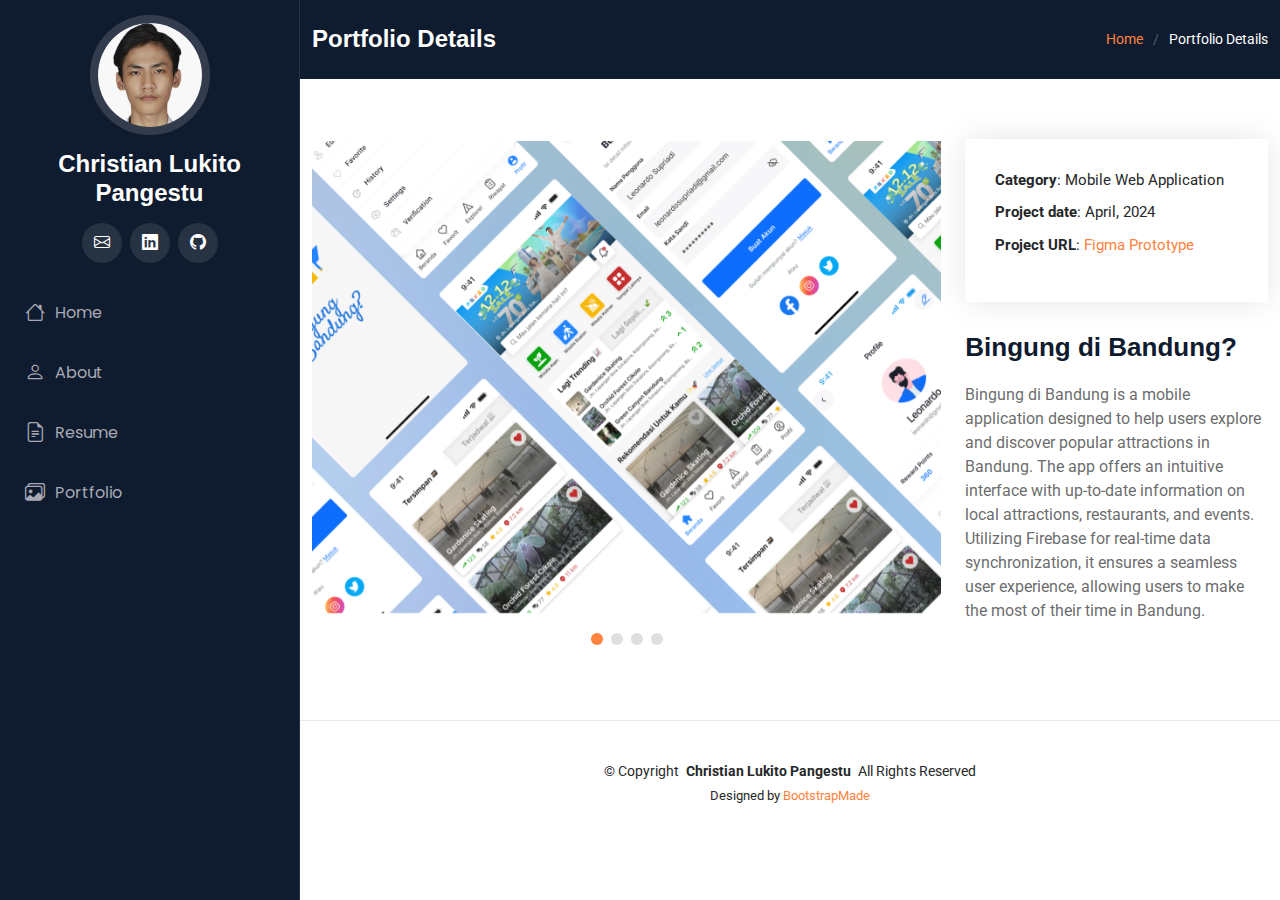
<file: portfolio-details2.html>
<!DOCTYPE html>
<html lang="en">

<head>
  <meta charset="utf-8">
  <meta content="width=device-width, initial-scale=1.0" name="viewport">
  <title>Portfolio Details - iPortfolio Bootstrap Template</title>
  <meta content="" name="description">
  <meta content="" name="keywords">

  <!-- Favicons -->
  <link href="assets/img/icon1.png" rel="icon">
  <link href="assets/img/apple-touch-icon.png" rel="apple-touch-icon">

  <!-- Fonts -->
  <link href="https://fonts.googleapis.com" rel="preconnect">
  <link href="https://fonts.gstatic.com" rel="preconnect" crossorigin>
  <link href="https://fonts.googleapis.com/css2?family=Roboto:ital,wght@0,100;0,300;0,400;0,500;0,700;0,900;1,100;1,300;1,400;1,500;1,700;1,900&family=Poppins:ital,wght@0,100;0,200;0,300;0,400;0,500;0,600;0,700;0,800;0,900;1,100;1,200;1,300;1,400;1,500;1,600;1,700;1,800;1,900&family=Raleway:ital,wght@0,100;0,200;0,300;0,400;0,500;0,600;0,700;0,800;0,900;1,100;1,200;1,300;1,400;1,500;1,600;1,700;1,800;1,900&display=swap" rel="stylesheet">

  <!-- Vendor CSS Files -->
  <link href="assets/vendor/bootstrap/css/bootstrap.min.css" rel="stylesheet">
  <link href="assets/vendor/bootstrap-icons/bootstrap-icons.css" rel="stylesheet">
  <link href="assets/vendor/aos/aos.css" rel="stylesheet">
  <link href="assets/vendor/glightbox/css/glightbox.min.css" rel="stylesheet">
  <link href="assets/vendor/swiper/swiper-bundle.min.css" rel="stylesheet">

  <!-- Main CSS File -->
  <link href="assets/css/main.css" rel="stylesheet">
</head>

<body class="portfolio-details-page">

  <header id="header" class="header dark-background d-flex flex-column">
    <i class="header-toggle d-xl-none bi bi-list"></i>

    <div class="profile-img">
      <img src="assets/img/profil3.jpg" alt="" class="img-fluid rounded-circle">
    </div>

    <a href="index.html" class="logo d-flex align-items-center justify-content-center">
      <!-- Uncomment the line below if you also wish to use an image logo -->
      <!-- <img src="assets/img/logo.png" alt=""> -->
      <h1 class="sitename text-center">Christian Lukito Pangestu</h1>
    </a>

    <div class="social-links text-center">
      <a href="mailto:christianlukitop@gmail.com" class="email" target="_blank"><i class="bi bi-envelope"></i></a>
      <a href="https://www.linkedin.com/in/christianpangestu/" class="linkedin" target="_blank"><i class="bi bi-linkedin"></i></a>
      <a href="https://github.com/ChristianLPangestu" class="github" target="_blank"><i class="bi bi-github"></i></a>
    </div>

    <nav id="navmenu" class="navmenu">
      <ul>
        <li><a href="index.html#hero"><i class="bi bi-house navicon"></i>Home</a></li>
        <li><a href="index.html#about"><i class="bi bi-person navicon"></i> About</a></li>
        <li><a href="index.html#resume"><i class="bi bi-file-earmark-text navicon"></i> Resume</a></li>
        <li><a href="index.html#portfolio"><i class="bi bi-images navicon"></i> Portfolio</a></li>
      </ul>
    </nav>

  </header>

  <main class="main">

    <!-- Page Title -->
    <div class="page-title dark-background">
      <div class="container d-lg-flex justify-content-between align-items-center">
        <h1 class="mb-2 mb-lg-0">Portfolio Details</h1>
        <nav class="breadcrumbs">
          <ol>
            <li><a href="index.html">Home</a></li>
            <li class="current">Portfolio Details</li>
          </ol>
        </nav>
      </div>
    </div><!-- End Page Title -->

    <!-- Portfolio Details Section -->
    <section id="portfolio-details" class="portfolio-details section">

      <div class="container" data-aos="fade-up" data-aos-delay="100">

        <div class="row gy-4">

          <div class="col-lg-8">
            <div class="portfolio-details-slider swiper init-swiper">

              <script type="application/json" class="swiper-config">
                {
                  "loop": true,
                  "speed": 600,
                  "autoplay": {
                    "delay": 5000
                  },
                  "slidesPerView": "auto",
                  "pagination": {
                    "el": ".swiper-pagination",
                    "type": "bullets",
                    "clickable": true
                  }
                }
              </script>

              <div class="swiper-wrapper align-items-center">

                <div class="swiper-slide">
                  <img src="assets/img/portfolio/o1.png" alt="">
                </div>

                <div class="swiper-slide">
                  <img src="assets/img/portfolio/o2.png" alt="">
                </div>

                <div class="swiper-slide">
                  <img src="assets/img/portfolio/o3.png" alt="">
                </div>

                <div class="swiper-slide">
                  <img src="assets/img/portfolio/o4.png" alt="">
                </div>

              </div>
              <div class="swiper-pagination"></div>
            </div>
          </div>

          <div class="col-lg-4">
            <div class="portfolio-info" data-aos="fade-up" data-aos-delay="200">
              <h3>Project information</h3>
              <ul>
                <li><strong>Category</strong>: Mobile Web Application</li>
                <li><strong>Project date</strong>: April, 2024</li>
                <li><strong>Project URL</strong>: <a href="https://www.figma.com/proto/ZY4IW8EQc8y82VzkZySC6K/Bingung-di-Bandung%3F-App?node-id=77-313&t=8mDPfUghNBZzrewP-1" target="_blank">Figma Prototype</a></li>
              </ul>
            </div>
            <div class="portfolio-description" data-aos="fade-up" data-aos-delay="300">
              <h2>Bingung di Bandung?</h2>
              <p>
                Bingung di Bandung is a mobile application designed to help users explore and discover popular attractions in Bandung. The app offers an intuitive interface with up-to-date information on local attractions, restaurants, and events. Utilizing Firebase for real-time data synchronization, it ensures a seamless user experience, allowing users to make the most of their time in Bandung.
              </p>
            </div>
          </div>

        </div>

      </div>

    </section><!-- /Portfolio Details Section -->

  </main>

  <footer id="footer" class="footer position-relative">

    <div class="container">
      <div class="copyright text-center ">
        <p>© <span>Copyright</span> <strong class="px-1 sitename">Christian Lukito Pangestu</strong> <span>All Rights Reserved</span></p>
      </div>
      <div class="credits">
        Designed by <a href="https://bootstrapmade.com/">BootstrapMade</a>
      </div>
    </div>

  </footer>

  <!-- Scroll Top -->
  <a href="#" id="scroll-top" class="scroll-top d-flex align-items-center justify-content-center"><i class="bi bi-arrow-up-short"></i></a>

  <!-- Preloader -->
  <div id="preloader"></div>

  <!-- Vendor JS Files -->
  <script src="assets/vendor/bootstrap/js/bootstrap.bundle.min.js"></script>
  <script src="assets/vendor/php-email-form/validate.js"></script>
  <script src="assets/vendor/aos/aos.js"></script>
  <script src="assets/vendor/typed.js/typed.umd.js"></script>
  <script src="assets/vendor/purecounter/purecounter_vanilla.js"></script>
  <script src="assets/vendor/waypoints/noframework.waypoints.js"></script>
  <script src="assets/vendor/glightbox/js/glightbox.min.js"></script>
  <script src="assets/vendor/imagesloaded/imagesloaded.pkgd.min.js"></script>
  <script src="assets/vendor/isotope-layout/isotope.pkgd.min.js"></script>
  <script src="assets/vendor/swiper/swiper-bundle.min.js"></script>

  <!-- Main JS File -->
  <script src="assets/js/main.js"></script>

</body>

</html>
</file>
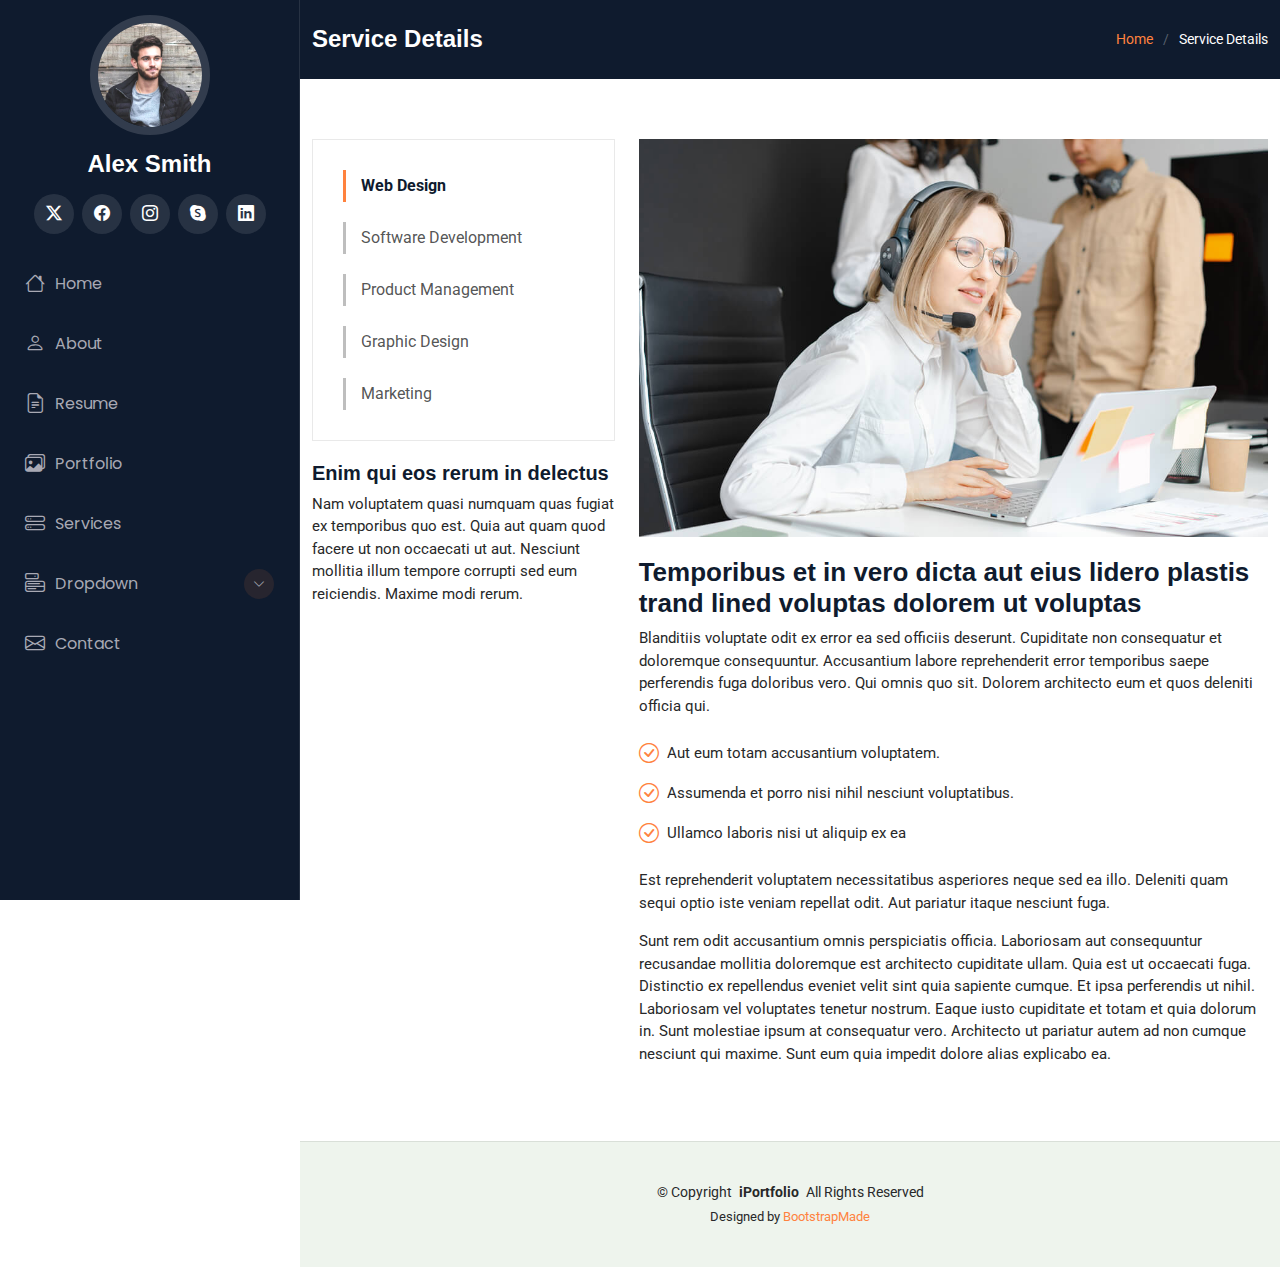
<file: service-details.html>
<!DOCTYPE html>
<html lang="en">

<head>
  <meta charset="utf-8">
  <meta content="width=device-width, initial-scale=1.0" name="viewport">
  <title>Service Details - iPortfolio Bootstrap Template</title>
  <meta content="" name="description">
  <meta content="" name="keywords">

  <!-- Favicons -->
  <link href="assets/img/favicon.png" rel="icon">
  <link href="assets/img/apple-touch-icon.png" rel="apple-touch-icon">

  <!-- Fonts -->
  <link href="https://fonts.googleapis.com" rel="preconnect">
  <link href="https://fonts.gstatic.com" rel="preconnect" crossorigin>
  <link href="https://fonts.googleapis.com/css2?family=Roboto:ital,wght@0,100;0,300;0,400;0,500;0,700;0,900;1,100;1,300;1,400;1,500;1,700;1,900&family=Poppins:ital,wght@0,100;0,200;0,300;0,400;0,500;0,600;0,700;0,800;0,900;1,100;1,200;1,300;1,400;1,500;1,600;1,700;1,800;1,900&family=Raleway:ital,wght@0,100;0,200;0,300;0,400;0,500;0,600;0,700;0,800;0,900;1,100;1,200;1,300;1,400;1,500;1,600;1,700;1,800;1,900&display=swap" rel="stylesheet">

  <!-- Vendor CSS Files -->
  <link href="assets/vendor/bootstrap/css/bootstrap.min.css" rel="stylesheet">
  <link href="assets/vendor/bootstrap-icons/bootstrap-icons.css" rel="stylesheet">
  <link href="assets/vendor/aos/aos.css" rel="stylesheet">
  <link href="assets/vendor/glightbox/css/glightbox.min.css" rel="stylesheet">
  <link href="assets/vendor/swiper/swiper-bundle.min.css" rel="stylesheet">

  <!-- Main CSS File -->
  <link href="assets/css/main.css" rel="stylesheet">

  <!-- =======================================================
  * Template Name: iPortfolio
  * Template URL: https://bootstrapmade.com/iportfolio-bootstrap-portfolio-websites-template/
  * Updated: Jun 29 2024 with Bootstrap v5.3.3
  * Author: BootstrapMade.com
  * License: https://bootstrapmade.com/license/
  ======================================================== -->
</head>

<body class="service-details-page">

  <header id="header" class="header dark-background d-flex flex-column">
    <i class="header-toggle d-xl-none bi bi-list"></i>

    <div class="profile-img">
      <img src="assets/img/my-profile-img.jpg" alt="" class="img-fluid rounded-circle">
    </div>

    <a href="index.html" class="logo d-flex align-items-center justify-content-center">
      <!-- Uncomment the line below if you also wish to use an image logo -->
      <!-- <img src="assets/img/logo.png" alt=""> -->
      <h1 class="sitename">Alex Smith</h1>
    </a>

    <div class="social-links text-center">
      <a href="#" class="twitter"><i class="bi bi-twitter-x"></i></a>
      <a href="#" class="facebook"><i class="bi bi-facebook"></i></a>
      <a href="#" class="instagram"><i class="bi bi-instagram"></i></a>
      <a href="#" class="google-plus"><i class="bi bi-skype"></i></a>
      <a href="#" class="linkedin"><i class="bi bi-linkedin"></i></a>
    </div>

    <nav id="navmenu" class="navmenu">
      <ul>
        <li><a href="#hero"><i class="bi bi-house navicon"></i>Home</a></li>
        <li><a href="#about"><i class="bi bi-person navicon"></i> About</a></li>
        <li><a href="#resume"><i class="bi bi-file-earmark-text navicon"></i> Resume</a></li>
        <li><a href="#portfolio"><i class="bi bi-images navicon"></i> Portfolio</a></li>
        <li><a href="#services"><i class="bi bi-hdd-stack navicon"></i> Services</a></li>
        <li class="dropdown"><a href="#"><i class="bi bi-menu-button navicon"></i> <span>Dropdown</span> <i class="bi bi-chevron-down toggle-dropdown"></i></a>
          <ul>
            <li><a href="#">Dropdown 1</a></li>
            <li class="dropdown"><a href="#"><span>Deep Dropdown</span> <i class="bi bi-chevron-down toggle-dropdown"></i></a>
              <ul>
                <li><a href="#">Deep Dropdown 1</a></li>
                <li><a href="#">Deep Dropdown 2</a></li>
                <li><a href="#">Deep Dropdown 3</a></li>
                <li><a href="#">Deep Dropdown 4</a></li>
                <li><a href="#">Deep Dropdown 5</a></li>
              </ul>
            </li>
            <li><a href="#">Dropdown 2</a></li>
            <li><a href="#">Dropdown 3</a></li>
            <li><a href="#">Dropdown 4</a></li>
          </ul>
        </li>
        <li><a href="#contact"><i class="bi bi-envelope navicon"></i> Contact</a></li>
      </ul>
    </nav>

  </header>

  <main class="main">

    <!-- Page Title -->
    <div class="page-title dark-background">
      <div class="container d-lg-flex justify-content-between align-items-center">
        <h1 class="mb-2 mb-lg-0">Service Details</h1>
        <nav class="breadcrumbs">
          <ol>
            <li><a href="index.html">Home</a></li>
            <li class="current">Service Details</li>
          </ol>
        </nav>
      </div>
    </div><!-- End Page Title -->

    <!-- Service Details Section -->
    <section id="service-details" class="service-details section">

      <div class="container">

        <div class="row gy-4">

          <div class="col-lg-4" data-aos="fade-up" data-aos-delay="100">
            <div class="services-list">
              <a href="#" class="active">Web Design</a>
              <a href="#">Software Development</a>
              <a href="#">Product Management</a>
              <a href="#">Graphic Design</a>
              <a href="#">Marketing</a>
            </div>

            <h4>Enim qui eos rerum in delectus</h4>
            <p>Nam voluptatem quasi numquam quas fugiat ex temporibus quo est. Quia aut quam quod facere ut non occaecati ut aut. Nesciunt mollitia illum tempore corrupti sed eum reiciendis. Maxime modi rerum.</p>
          </div>

          <div class="col-lg-8" data-aos="fade-up" data-aos-delay="200">
            <img src="assets/img/services.jpg" alt="" class="img-fluid services-img">
            <h3>Temporibus et in vero dicta aut eius lidero plastis trand lined voluptas dolorem ut voluptas</h3>
            <p>
              Blanditiis voluptate odit ex error ea sed officiis deserunt. Cupiditate non consequatur et doloremque consequuntur. Accusantium labore reprehenderit error temporibus saepe perferendis fuga doloribus vero. Qui omnis quo sit. Dolorem architecto eum et quos deleniti officia qui.
            </p>
            <ul>
              <li><i class="bi bi-check-circle"></i> <span>Aut eum totam accusantium voluptatem.</span></li>
              <li><i class="bi bi-check-circle"></i> <span>Assumenda et porro nisi nihil nesciunt voluptatibus.</span></li>
              <li><i class="bi bi-check-circle"></i> <span>Ullamco laboris nisi ut aliquip ex ea</span></li>
            </ul>
            <p>
              Est reprehenderit voluptatem necessitatibus asperiores neque sed ea illo. Deleniti quam sequi optio iste veniam repellat odit. Aut pariatur itaque nesciunt fuga.
            </p>
            <p>
              Sunt rem odit accusantium omnis perspiciatis officia. Laboriosam aut consequuntur recusandae mollitia doloremque est architecto cupiditate ullam. Quia est ut occaecati fuga. Distinctio ex repellendus eveniet velit sint quia sapiente cumque. Et ipsa perferendis ut nihil. Laboriosam vel voluptates tenetur nostrum. Eaque iusto cupiditate et totam et quia dolorum in. Sunt molestiae ipsum at consequatur vero. Architecto ut pariatur autem ad non cumque nesciunt qui maxime. Sunt eum quia impedit dolore alias explicabo ea.
            </p>
          </div>

        </div>

      </div>

    </section><!-- /Service Details Section -->

  </main>

  <footer id="footer" class="footer position-relative light-background">

    <div class="container">
      <div class="copyright text-center ">
        <p>© <span>Copyright</span> <strong class="px-1 sitename">iPortfolio</strong> <span>All Rights Reserved</span></p>
      </div>
      <div class="credits">
        <!-- All the links in the footer should remain intact. -->
        <!-- You can delete the links only if you've purchased the pro version. -->
        <!-- Licensing information: https://bootstrapmade.com/license/ -->
        <!-- Purchase the pro version with working PHP/AJAX contact form: [buy-url] -->
        Designed by <a href="https://bootstrapmade.com/">BootstrapMade</a>
      </div>
    </div>

  </footer>

  <!-- Scroll Top -->
  <a href="#" id="scroll-top" class="scroll-top d-flex align-items-center justify-content-center"><i class="bi bi-arrow-up-short"></i></a>

  <!-- Preloader -->
  <div id="preloader"></div>

  <!-- Vendor JS Files -->
  <script src="assets/vendor/bootstrap/js/bootstrap.bundle.min.js"></script>
  <script src="assets/vendor/php-email-form/validate.js"></script>
  <script src="assets/vendor/aos/aos.js"></script>
  <script src="assets/vendor/typed.js/typed.umd.js"></script>
  <script src="assets/vendor/purecounter/purecounter_vanilla.js"></script>
  <script src="assets/vendor/waypoints/noframework.waypoints.js"></script>
  <script src="assets/vendor/glightbox/js/glightbox.min.js"></script>
  <script src="assets/vendor/imagesloaded/imagesloaded.pkgd.min.js"></script>
  <script src="assets/vendor/isotope-layout/isotope.pkgd.min.js"></script>
  <script src="assets/vendor/swiper/swiper-bundle.min.js"></script>

  <!-- Main JS File -->
  <script src="assets/js/main.js"></script>

</body>

</html>
</file>
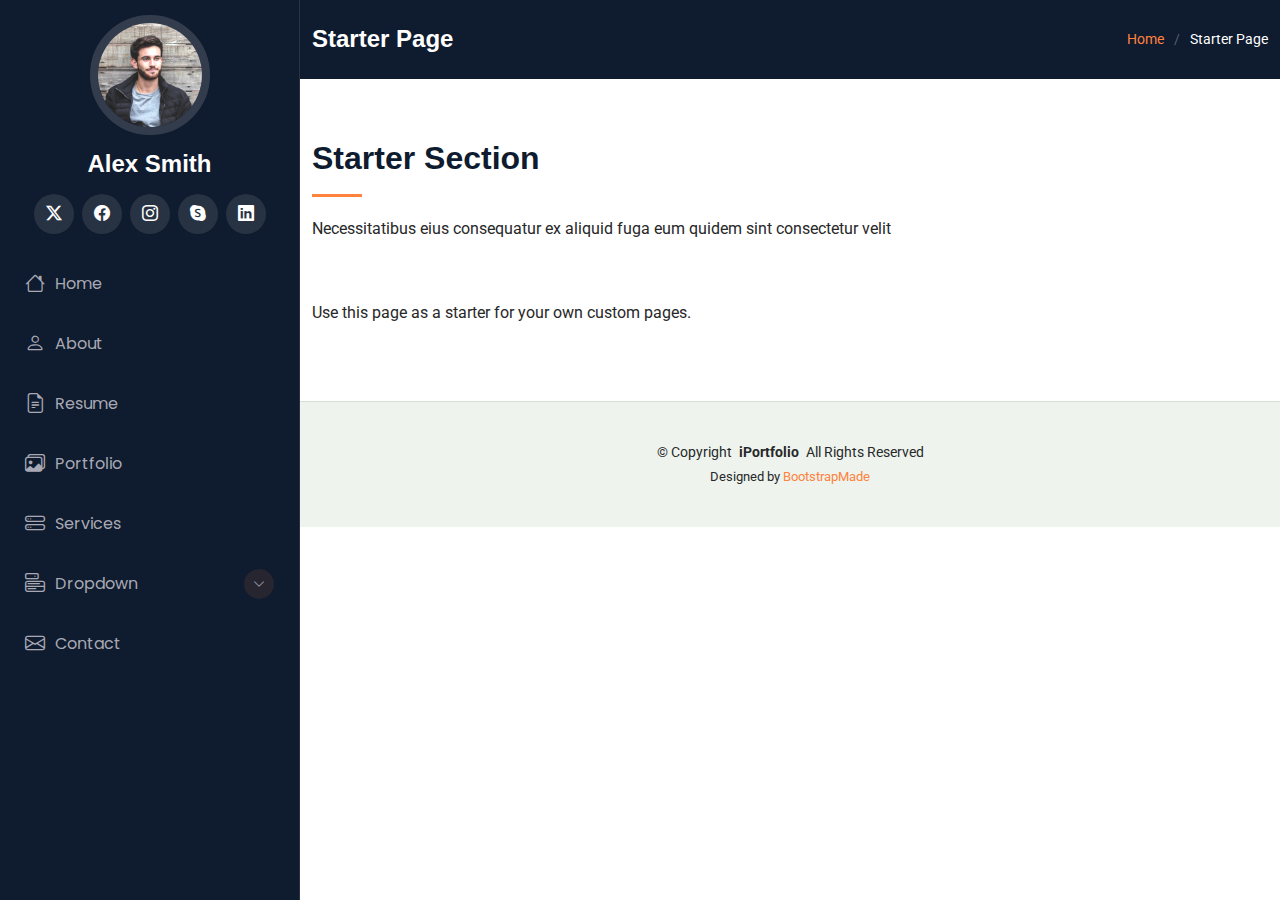
<file: starter-page.html>
<!DOCTYPE html>
<html lang="en">

<head>
  <meta charset="utf-8">
  <meta content="width=device-width, initial-scale=1.0" name="viewport">
  <title>Starter Page - iPortfolio Bootstrap Template</title>
  <meta content="" name="description">
  <meta content="" name="keywords">

  <!-- Favicons -->
  <link href="assets/img/favicon.png" rel="icon">
  <link href="assets/img/apple-touch-icon.png" rel="apple-touch-icon">

  <!-- Fonts -->
  <link href="https://fonts.googleapis.com" rel="preconnect">
  <link href="https://fonts.gstatic.com" rel="preconnect" crossorigin>
  <link href="https://fonts.googleapis.com/css2?family=Roboto:ital,wght@0,100;0,300;0,400;0,500;0,700;0,900;1,100;1,300;1,400;1,500;1,700;1,900&family=Poppins:ital,wght@0,100;0,200;0,300;0,400;0,500;0,600;0,700;0,800;0,900;1,100;1,200;1,300;1,400;1,500;1,600;1,700;1,800;1,900&family=Raleway:ital,wght@0,100;0,200;0,300;0,400;0,500;0,600;0,700;0,800;0,900;1,100;1,200;1,300;1,400;1,500;1,600;1,700;1,800;1,900&display=swap" rel="stylesheet">

  <!-- Vendor CSS Files -->
  <link href="assets/vendor/bootstrap/css/bootstrap.min.css" rel="stylesheet">
  <link href="assets/vendor/bootstrap-icons/bootstrap-icons.css" rel="stylesheet">
  <link href="assets/vendor/aos/aos.css" rel="stylesheet">
  <link href="assets/vendor/glightbox/css/glightbox.min.css" rel="stylesheet">
  <link href="assets/vendor/swiper/swiper-bundle.min.css" rel="stylesheet">

  <!-- Main CSS File -->
  <link href="assets/css/main.css" rel="stylesheet">

  <!-- =======================================================
  * Template Name: iPortfolio
  * Template URL: https://bootstrapmade.com/iportfolio-bootstrap-portfolio-websites-template/
  * Updated: Jun 29 2024 with Bootstrap v5.3.3
  * Author: BootstrapMade.com
  * License: https://bootstrapmade.com/license/
  ======================================================== -->
</head>

<body class="starter-page-page">

  <header id="header" class="header dark-background d-flex flex-column">
    <i class="header-toggle d-xl-none bi bi-list"></i>

    <div class="profile-img">
      <img src="assets/img/my-profile-img.jpg" alt="" class="img-fluid rounded-circle">
    </div>

    <a href="index.html" class="logo d-flex align-items-center justify-content-center">
      <!-- Uncomment the line below if you also wish to use an image logo -->
      <!-- <img src="assets/img/logo.png" alt=""> -->
      <h1 class="sitename">Alex Smith</h1>
    </a>

    <div class="social-links text-center">
      <a href="#" class="twitter"><i class="bi bi-twitter-x"></i></a>
      <a href="#" class="facebook"><i class="bi bi-facebook"></i></a>
      <a href="#" class="instagram"><i class="bi bi-instagram"></i></a>
      <a href="#" class="google-plus"><i class="bi bi-skype"></i></a>
      <a href="#" class="linkedin"><i class="bi bi-linkedin"></i></a>
    </div>

    <nav id="navmenu" class="navmenu">
      <ul>
        <li><a href="#hero"><i class="bi bi-house navicon"></i>Home</a></li>
        <li><a href="#about"><i class="bi bi-person navicon"></i> About</a></li>
        <li><a href="#resume"><i class="bi bi-file-earmark-text navicon"></i> Resume</a></li>
        <li><a href="#portfolio"><i class="bi bi-images navicon"></i> Portfolio</a></li>
        <li><a href="#services"><i class="bi bi-hdd-stack navicon"></i> Services</a></li>
        <li class="dropdown"><a href="#"><i class="bi bi-menu-button navicon"></i> <span>Dropdown</span> <i class="bi bi-chevron-down toggle-dropdown"></i></a>
          <ul>
            <li><a href="#">Dropdown 1</a></li>
            <li class="dropdown"><a href="#"><span>Deep Dropdown</span> <i class="bi bi-chevron-down toggle-dropdown"></i></a>
              <ul>
                <li><a href="#">Deep Dropdown 1</a></li>
                <li><a href="#">Deep Dropdown 2</a></li>
                <li><a href="#">Deep Dropdown 3</a></li>
                <li><a href="#">Deep Dropdown 4</a></li>
                <li><a href="#">Deep Dropdown 5</a></li>
              </ul>
            </li>
            <li><a href="#">Dropdown 2</a></li>
            <li><a href="#">Dropdown 3</a></li>
            <li><a href="#">Dropdown 4</a></li>
          </ul>
        </li>
        <li><a href="#contact"><i class="bi bi-envelope navicon"></i> Contact</a></li>
      </ul>
    </nav>

  </header>

  <main class="main">

    <!-- Page Title -->
    <div class="page-title dark-background">
      <div class="container d-lg-flex justify-content-between align-items-center">
        <h1 class="mb-2 mb-lg-0">Starter Page</h1>
        <nav class="breadcrumbs">
          <ol>
            <li><a href="index.html">Home</a></li>
            <li class="current">Starter Page</li>
          </ol>
        </nav>
      </div>
    </div><!-- End Page Title -->

    <!-- Starter Section Section -->
    <section id="starter-section" class="starter-section section">

      <!-- Section Title -->
      <div class="container section-title" data-aos="fade-up">
        <h2>Starter Section</h2>
        <p>Necessitatibus eius consequatur ex aliquid fuga eum quidem sint consectetur velit</p>
      </div><!-- End Section Title -->

      <div class="container" data-aos="fade-up">
        <p>Use this page as a starter for your own custom pages.</p>
      </div>

    </section><!-- /Starter Section Section -->

  </main>

  <footer id="footer" class="footer position-relative light-background">

    <div class="container">
      <div class="copyright text-center ">
        <p>© <span>Copyright</span> <strong class="px-1 sitename">iPortfolio</strong> <span>All Rights Reserved</span></p>
      </div>
      <div class="credits">
        <!-- All the links in the footer should remain intact. -->
        <!-- You can delete the links only if you've purchased the pro version. -->
        <!-- Licensing information: https://bootstrapmade.com/license/ -->
        <!-- Purchase the pro version with working PHP/AJAX contact form: [buy-url] -->
        Designed by <a href="https://bootstrapmade.com/">BootstrapMade</a>
      </div>
    </div>

  </footer>

  <!-- Scroll Top -->
  <a href="#" id="scroll-top" class="scroll-top d-flex align-items-center justify-content-center"><i class="bi bi-arrow-up-short"></i></a>

  <!-- Preloader -->
  <div id="preloader"></div>

  <!-- Vendor JS Files -->
  <script src="assets/vendor/bootstrap/js/bootstrap.bundle.min.js"></script>
  <script src="assets/vendor/php-email-form/validate.js"></script>
  <script src="assets/vendor/aos/aos.js"></script>
  <script src="assets/vendor/typed.js/typed.umd.js"></script>
  <script src="assets/vendor/purecounter/purecounter_vanilla.js"></script>
  <script src="assets/vendor/waypoints/noframework.waypoints.js"></script>
  <script src="assets/vendor/glightbox/js/glightbox.min.js"></script>
  <script src="assets/vendor/imagesloaded/imagesloaded.pkgd.min.js"></script>
  <script src="assets/vendor/isotope-layout/isotope.pkgd.min.js"></script>
  <script src="assets/vendor/swiper/swiper-bundle.min.js"></script>

  <!-- Main JS File -->
  <script src="assets/js/main.js"></script>

</body>

</html>
</file>
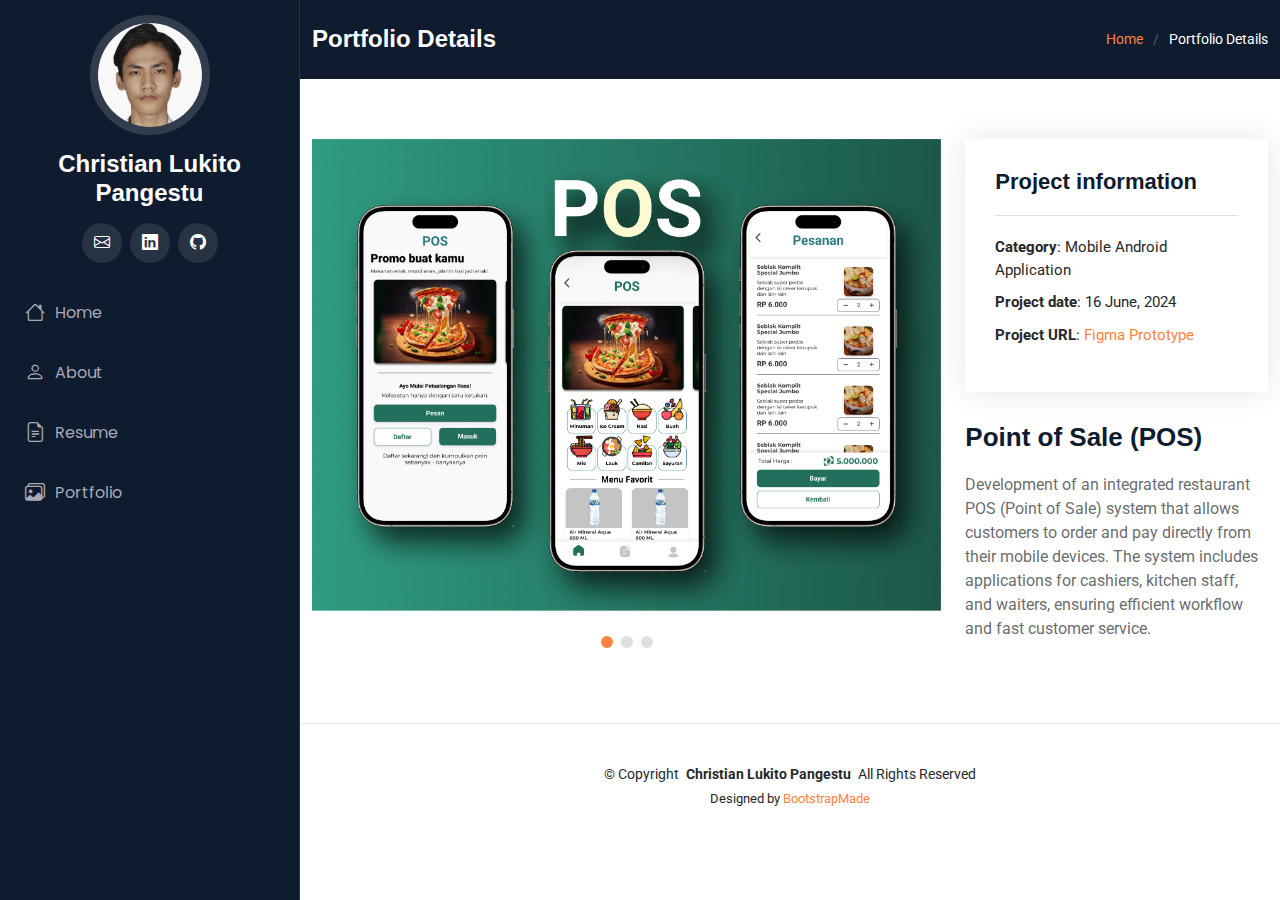
<file: iPortfolio/portfolio-details.html>
<!DOCTYPE html>
<html lang="en">

<head>
  <meta charset="utf-8">
  <meta content="width=device-width, initial-scale=1.0" name="viewport">
  <title>Portfolio Details - iPortfolio Bootstrap Template</title>
  <meta content="" name="description">
  <meta content="" name="keywords">

  <!-- Favicons -->
  <link href="assets/img/icon1.png" rel="icon">
  <link href="assets/img/apple-touch-icon.png" rel="apple-touch-icon">

  <!-- Fonts -->
  <link href="https://fonts.googleapis.com" rel="preconnect">
  <link href="https://fonts.gstatic.com" rel="preconnect" crossorigin>
  <link href="https://fonts.googleapis.com/css2?family=Roboto:ital,wght@0,100;0,300;0,400;0,500;0,700;0,900;1,100;1,300;1,400;1,500;1,700;1,900&family=Poppins:ital,wght@0,100;0,200;0,300;0,400;0,500;0,600;0,700;0,800;0,900;1,100;1,200;1,300;1,400;1,500;1,600;1,700;1,800;1,900&family=Raleway:ital,wght@0,100;0,200;0,300;0,400;0,500;0,600;0,700;0,800;0,900;1,100;1,200;1,300;1,400;1,500;1,600;1,700;1,800;1,900&display=swap" rel="stylesheet">

  <!-- Vendor CSS Files -->
  <link href="assets/vendor/bootstrap/css/bootstrap.min.css" rel="stylesheet">
  <link href="assets/vendor/bootstrap-icons/bootstrap-icons.css" rel="stylesheet">
  <link href="assets/vendor/aos/aos.css" rel="stylesheet">
  <link href="assets/vendor/glightbox/css/glightbox.min.css" rel="stylesheet">
  <link href="assets/vendor/swiper/swiper-bundle.min.css" rel="stylesheet">

  <!-- Main CSS File -->
  <link href="assets/css/main.css" rel="stylesheet">
</head>

<body class="portfolio-details-page">

  <header id="header" class="header dark-background d-flex flex-column">
    <i class="header-toggle d-xl-none bi bi-list"></i>

    <div class="profile-img">
      <img src="assets/img/profil3.jpg" alt="" class="img-fluid rounded-circle">
    </div>

    <a href="index.html" class="logo d-flex align-items-center justify-content-center">
      <!-- Uncomment the line below if you also wish to use an image logo -->
      <!-- <img src="assets/img/logo.png" alt=""> -->
      <h1 class="sitename text-center">Christian Lukito Pangestu</h1>
    </a>

    <div class="social-links text-center">
      <a href="mailto:christianlukitop@gmail.com" class="email" target="_blank"><i class="bi bi-envelope"></i></a>
      <a href="https://www.linkedin.com/in/christianpangestu/" class="linkedin" target="_blank"><i class="bi bi-linkedin"></i></a>
      <a href="https://github.com/ChristianLPangestu" class="github" target="_blank"><i class="bi bi-github"></i></a>
    </div>

    <nav id="navmenu" class="navmenu">
      <ul>
        <li><a href="index.html#hero"><i class="bi bi-house navicon"></i>Home</a></li>
        <li><a href="index.html#about"><i class="bi bi-person navicon"></i> About</a></li>
        <li><a href="index.html#resume"><i class="bi bi-file-earmark-text navicon"></i> Resume</a></li>
        <li><a href="index.html#portfolio"><i class="bi bi-images navicon"></i> Portfolio</a></li>
      </ul>
    </nav>

  </header>

  <main class="main">

    <!-- Page Title -->
    <div class="page-title dark-background">
      <div class="container d-lg-flex justify-content-between align-items-center">
        <h1 class="mb-2 mb-lg-0">Portfolio Details</h1>
        <nav class="breadcrumbs">
          <ol>
            <li><a href="index.html">Home</a></li>
            <li class="current">Portfolio Details</li>
          </ol>
        </nav>
      </div>
    </div><!-- End Page Title -->

    <!-- Portfolio Details Section -->
    <section id="portfolio-details" class="portfolio-details section">

      <div class="container" data-aos="fade-up" data-aos-delay="100">

        <div class="row gy-4">

          <div class="col-lg-8">
            <div class="portfolio-details-slider swiper init-swiper">

              <script type="application/json" class="swiper-config">
                {
                  "loop": true,
                  "speed": 600,
                  "autoplay": {
                    "delay": 5000
                  },
                  "slidesPerView": "auto",
                  "pagination": {
                    "el": ".swiper-pagination",
                    "type": "bullets",
                    "clickable": true
                  }
                }
              </script>

              <div class="swiper-wrapper align-items-center">

                <div class="swiper-slide">
                  <img src="assets/img/portfolio/P1.png" alt="">
                </div>

                <div class="swiper-slide">
                  <img src="assets/img/portfolio/P2.png" alt="">
                </div>

                <div class="swiper-slide">
                  <img src="assets/img/portfolio/P3.png" alt="">
                </div>
              </div>
              <div class="swiper-pagination"></div>
            </div>
          </div>

          <div class="col-lg-4">
            <div class="portfolio-info" data-aos="fade-up" data-aos-delay="200">
              <h3>Project information</h3>
              <ul>
                <li><strong>Category</strong>: Mobile Android Application</li>
                <li><strong>Project date</strong>: 16 June, 2024</li>
                <li><strong>Project URL</strong>: <a href="https://www.figma.com/proto/2vBOMbttRRwxULekWHaCMP/POS-Cshier?node-id=547-3171&t=4n1ZVhYzdMuiUWXd-1&scaling=contain&content-scaling=fixed&page-id=0%3A1&starting-point-node-id=266%3A4971&show-proto-sidebar=1" target="_blank">Figma Prototype</a></li>
              </ul>
            </div>
            <div class="portfolio-description" data-aos="fade-up" data-aos-delay="300">
              <h2>Point of Sale (POS)</h2>
              <p>
                Development of an integrated restaurant POS (Point of Sale) system that allows customers to order and pay directly from their mobile devices. The system includes applications for cashiers, kitchen staff, and waiters, ensuring efficient workflow and fast customer service.
              </p>
            </div>
          </div>

        </div>

      </div>

    </section><!-- /Portfolio Details Section -->

  </main>

  <footer id="footer" class="footer position-relative">

    <div class="container">
      <div class="copyright text-center ">
        <p>© <span>Copyright</span> <strong class="px-1 sitename">Christian Lukito Pangestu</strong> <span>All Rights Reserved</span></p>
      </div>
      <div class="credits">
        Designed by <a href="https://bootstrapmade.com/">BootstrapMade</a>
      </div>
    </div>

  </footer>

  <!-- Scroll Top -->
  <a href="#" id="scroll-top" class="scroll-top d-flex align-items-center justify-content-center"><i class="bi bi-arrow-up-short"></i></a>

  <!-- Preloader -->
  <div id="preloader"></div>

  <!-- Vendor JS Files -->
  <script src="assets/vendor/bootstrap/js/bootstrap.bundle.min.js"></script>
  <script src="assets/vendor/php-email-form/validate.js"></script>
  <script src="assets/vendor/aos/aos.js"></script>
  <script src="assets/vendor/typed.js/typed.umd.js"></script>
  <script src="assets/vendor/purecounter/purecounter_vanilla.js"></script>
  <script src="assets/vendor/waypoints/noframework.waypoints.js"></script>
  <script src="assets/vendor/glightbox/js/glightbox.min.js"></script>
  <script src="assets/vendor/imagesloaded/imagesloaded.pkgd.min.js"></script>
  <script src="assets/vendor/isotope-layout/isotope.pkgd.min.js"></script>
  <script src="assets/vendor/swiper/swiper-bundle.min.js"></script>

  <!-- Main JS File -->
  <script src="assets/js/main.js"></script>

</body>

</html>
</file>
<file: assets/css/portfolio-details.css>
/**
 * Portfolio Details — page-local styles
 * File: assets/css/portfolio-details.css
 * Depends on color vars from main.css (e.g., --accent-color, --contrast-color)
 */

/* -----------------------------
   Back button: shared styles
------------------------------ */
:root {
    /* tweak once if you want a different vertical spacing */
    --pd-back-gap: 16px;
    --pd-back-shadow: 0 10px 35px rgba(0, 0, 0, .10);
    --pd-back-shadow-active: 0 8px 24px rgba(0, 0, 0, .12);
}

.portfolio-details-page .btn-back-inline,
.portfolio-details-page .btn-back-fixed {
    width: 44px;
    /* sama lebar & tinggi -> bulat */
    height: 44px;
    border-radius: 50%;
    background-color: var(--accent-color);
    color: var(--contrast-color);
    display: inline-flex;
    align-items: center;
    justify-content: center;
    box-shadow: var(--pd-back-shadow);
    transition: background-color .2s ease, box-shadow .2s ease, transform .15s ease;
    text-decoration: none;
    margin-block: var(--pd-back-gap);
    /* jarak atas = jarak bawah */
}

/* Hover / focus: made brighter like other buttons */
.portfolio-details-page .btn-back-inline:hover,
.portfolio-details-page .btn-back-inline:focus-visible,
.portfolio-details-page .btn-back-fixed:hover,
.portfolio-details-page .btn-back-fixed:focus-visible {
    background-color: color-mix(in srgb, var(--accent-color), white 15%);
    box-shadow: 0 12px 40px rgba(0, 0, 0, .14);
    outline: none;
}

/* Pressed feel */
.portfolio-details-page .btn-back-inline:active,
.portfolio-details-page .btn-back-fixed:active {
    transform: translateY(1px);
    box-shadow: var(--pd-back-shadow-active);
}

/* Icon inside the button */
.portfolio-details-page .btn-back-inline i,
.portfolio-details-page .btn-back-fixed i {
    font-size: 1.1rem;
    /* bootstrap-icons arrow-left-short */
    line-height: 0;
}

/* -----------------------------
   Placement variants
------------------------------ */

/* Inline variant: put above the slider inside the .container */
.portfolio-details-page .btn-back-inline {
    /* equal top & bottom spacing — keep bottom as-is, match the top */
    margin-block: var(--pd-back-gap);
}

/* Fixed variant: top-left of content area (optional) */
.portfolio-details-page .btn-back-fixed {
    position: fixed;
    z-index: 9998;
    /* header is 300px wide on desktop; keep some breathing room on the left */
    left: calc(300px + 24px);
    /* sit below the dark page title bar; adjust if needed */
    top: calc(60px + var(--pd-back-gap));
}

/* On <1200px, the side header collapses, so pin to viewport edge */
@media (max-width: 1199px) {
    .portfolio-details-page .btn-back-fixed {
        left: 16px;
        top: calc(60px + var(--pd-back-gap));
    }
}

/* samakan gap atas & bawah tombol back */
#portfolio-details.section {
    padding-top: 0;
    /* hilangkan padding 60px bawaan section */
}

/* bawah tombol sudah 18px dari rules sebelumnya; samakan bagian atas */
.btn-back-inline {
    margin-top: 18px;
    /* biarkan margin-bottom tetap seperti sekarang */
}
</file>
<file: assets/css/main.css>
/**
* Template Name: iPortfolio
* Template URL: https://bootstrapmade.com/iportfolio-bootstrap-portfolio-websites-template/
* Updated: Jun 29 2024 with Bootstrap v5.3.3
* Author: BootstrapMade.com
* License: https://bootstrapmade.com/license/
*/

/*--------------------------------------------------------------
# Font & Color Variables
# Help: https://bootstrapmade.com/color-system/
--------------------------------------------------------------*/
/* Fonts */
:root {
  --default-font: "Roboto",  system-ui, -apple-system, "Segoe UI", Roboto, "Helvetica Neue", Arial, "Noto Sans", "Liberation Sans", sans-serif, "Apple Color Emoji", "Segoe UI Emoji", "Segoe UI Symbol", "Noto Color Emoji";
  --heading-font: "Switzer Black",  sans-serif;
  --nav-font: "Poppins",  sans-serif;
}

/* Global Colors - The following color variables are used throughout the website. Updating them here will change the color scheme of the entire website */
:root { 
  --background-color: #ffffff; /* Background color for the entire website, including individual sections */
  --default-color: #272829; /* Default color used for the majority of the text content across the entire website */
  --heading-color: #0f1b2e; /* Color for headings, subheadings and title throughout the website */
  --accent-color: #ff823e; /* Accent color that represents your brand on the website. It's used for buttons, links, and other elements that need to stand out */
  --surface-color: #eef4ed; /* The surface color is used as a background of boxed elements within sections, such as cards, icon boxes, or other elements that require a visual separation from the global background. */
  --contrast-color: #8f0a00; /* Contrast color for text, ensuring readability against backgrounds of accent, heading, or default colors. */
}

/* Nav Menu Colors - The following color variables are used specifically for the navigation menu. They are separate from the global colors to allow for more customization options */
:root {
  --nav-color: #a8a9b4;  /* The default color of the main navmenu links */
  --nav-hover-color: #ffffff; /* Applied to main navmenu links when they are hovered over or active */
  --nav-mobile-background-color: #040b14; /* Used as the background color for mobile navigation menu */
  --nav-dropdown-background-color: #040b14; /* Used as the background color for dropdown items that appear when hovering over primary navigation items */
  --nav-dropdown-color: #a8a9b4; /* Used for navigation links of the dropdown items in the navigation menu. */
  --nav-dropdown-hover-color: #ffffff; /* Similar to --nav-hover-color, this color is applied to dropdown navigation links when they are hovered over. */
}

/* Color Presets - These classes override global colors when applied to any section or element, providing reuse of the sam color scheme. */

.light-background {
  --background-color: #eef4ed;
  --surface-color: #eef4ed;
}

.dark-background {
  --background-color: #0f1b2e;
  --default-color: #ffffff;
  --heading-color: #ffffff;
  --surface-color: #151f2b;
  --contrast-color: #ffffff;
}

/* Smooth scroll */
:root {
  scroll-behavior: smooth;
}

/*--------------------------------------------------------------
# General Styling & Shared Classes
--------------------------------------------------------------*/
body {
  color: var(--default-color);
  background-color: var(--background-color);
  font-family: var(--default-font);
}

a {
  color: var(--accent-color);
  text-decoration: none;
  transition: 0.3s;
}

a:hover {
  color: color-mix(in srgb, var(--accent-color), transparent 25%);
  text-decoration: none;
}

h1,
h2,
h3,
h4,
h5,
h6 {
  color: var(--heading-color);
  font-family: var(--heading-font);
}

/* PHP Email Form Messages
------------------------------*/
.php-email-form .error-message {
  display: none;
  background: #df1529;
  color: #ffffff;
  text-align: left;
  padding: 15px;
  margin-bottom: 24px;
  font-weight: 600;
}

.php-email-form .sent-message {
  display: none;
  color: #ffffff;
  background: #059652;
  text-align: center;
  padding: 15px;
  margin-bottom: 24px;
  font-weight: 600;
}

.php-email-form .loading {
  display: none;
  background: var(--surface-color);
  text-align: center;
  padding: 15px;
  margin-bottom: 24px;
}

.php-email-form .loading:before {
  content: "";
  display: inline-block;
  border-radius: 50%;
  width: 24px;
  height: 24px;
  margin: 0 10px -6px 0;
  border: 3px solid var(--accent-color);
  border-top-color: var(--surface-color);
  animation: php-email-form-loading 1s linear infinite;
}

@keyframes php-email-form-loading {
  0% {
    transform: rotate(0deg);
  }

  100% {
    transform: rotate(360deg);
  }
}

/*--------------------------------------------------------------
# Global Header
--------------------------------------------------------------*/
.header {
  color: var(--default-color);
  background-color: var(--background-color);
  position: fixed;
  top: 0;
  left: 0;
  bottom: 0;
  padding: 0 15px;
  width: 300px;
  transition: all ease-in-out 0.3s;
  overflow-y: auto;
  z-index: 997;
  border-right: 1px solid color-mix(in srgb, var(--default-color), transparent 90%);
}

.header .profile-img img {
  margin: 15px auto;
  display: block;
  width: 120px;
  border: 8px solid color-mix(in srgb, var(--default-color), transparent 85%);
}

.header .logo {
  line-height: 1;
  margin-bottom: 15px;
}

.header .logo img {
  max-height: 32px;
  margin-right: 8px;
}

.header .logo h1 {
  font-size: 24px;
  margin: 0;
  font-weight: 700;
  color: var(--heading-color);
}

.header .social-links {
  margin: 0 0 20px 0;
}

.header .social-links a {
  font-size: 16px;
  display: inline-flex;
  align-items: center;
  justify-content: center;
  background: color-mix(in srgb, var(--default-color), transparent 90%);
  color: var(--default-color);
  margin: 0 2px;
  border-radius: 50%;
  text-align: center;
  width: 40px;
  height: 40px;
  transition: 0.3s;
}

.header .social-links a:hover {
  color: var(--contrast-color);
  background: var(--accent-color);
}

@media (min-width: 1200px) {

  .header~main,
  .header~#footer {
    margin-left: 300px;
  }
}

@media (max-width: 1199px) {
  .header {
    left: -100%;
  }
}

.header.header-show {
  left: 0;
}

.header .header-toggle {
  color: var(--contrast-color);
  background-color: var(--accent-color);
  font-size: 22px;
  display: flex;
  align-items: center;
  justify-content: center;
  width: 40px;
  height: 40px;
  border-radius: 50%;
  cursor: pointer;
  position: fixed;
  top: 15px;
  right: 15px;
  z-index: 9999;
  transition: background-color 0.3s;
}

.header .header-toggle:hover {
  color: var(--contrast-color);
  background-color: color-mix(in srgb, var(--accent-color) 90%, white 15%);
}

/*--------------------------------------------------------------
# Navigation Menu
--------------------------------------------------------------*/
.mobile-nav-toggle {
  display: none;
}

.navmenu {
  padding: 0;
  z-index: 9997;
}

.navmenu ul {
  list-style: none;
  padding: 0 0 20px 0;
  margin: 0;
}

.navmenu a,
.navmenu a:focus {
  color: var(--nav-color);
  padding: 15px 10px;
  font-family: var(--nav-font);
  font-size: 16px;
  font-weight: 400;
  display: flex;
  align-items: center;
  white-space: nowrap;
  transition: 0.3s;
  width: 100%;
}

.navmenu a .navicon,
.navmenu a:focus .navicon {
  font-size: 20px;
  margin-right: 10px;
}

.navmenu a .toggle-dropdown,
.navmenu a:focus .toggle-dropdown {
  font-size: 12px;
  line-height: 0;
  margin-left: auto;
  width: 30px;
  height: 30px;
  display: flex;
  align-items: center;
  justify-content: center;
  border-radius: 50%;
  transition: 0.3s;
  flex-shrink: 0;
  background-color: color-mix(in srgb, var(--accent-color), transparent 90%);
}

.navmenu a .toggle-dropdown:hover,
.navmenu a:focus .toggle-dropdown:hover {
  background-color: var(--accent-color);
  color: var(--contrast-color);
}

.navmenu a:hover,
.navmenu .active,
.navmenu .active:focus {
  color: var(--nav-hover-color);
}

.navmenu a:hover .navicon,
.navmenu .active .navicon,
.navmenu .active:focus .navicon {
  color: var(--accent-color);
}

.navmenu .active .toggle-dropdown,
.navmenu .active:focus .toggle-dropdown {
  background-color: var(--accent-color);
  color: var(--contrast-color);
  transform: rotate(180deg);
}

.navmenu .dropdown {
  display: block;
}

.navmenu .dropdown a,
.navmenu .dropdown a:focus {
  color: --nav-dropdown-color;
}

.navmenu .dropdown a:hover,
.navmenu .dropdown .active,
.navmenu .dropdown .active:focus {
  color: var(--nav-dropdown-hover-color);
}

.navmenu .dropdown ul {
  position: static;
  display: none;
  z-index: 99;
  padding: 5px 10px;
  margin: 5px 10px;
  background-color: var(--nav-dropdown-background-color);
  border: 1px solid color-mix(in srgb, var(--default-color), transparent 90%);
  box-shadow: none;
  transition: all 0.5s ease-in-out;
}

.navmenu .dropdown ul ul {
  background-color: rgba(33, 37, 41, 0.1);
}

.navmenu .dropdown>.dropdown-active {
  display: block;
  background-color: rgba(33, 37, 41, 0.03);
}

/*--------------------------------------------------------------
# Global Footer
--------------------------------------------------------------*/
.footer {
  color: var(--default-color);
  background-color: var(--background-color);
  font-size: 14px;
  padding: 40px 0;
  position: relative;
  border-top: 1px solid color-mix(in srgb, var(--default-color), transparent 90%);
}

.footer .copyright p {
  margin-bottom: 0;
}

.footer .credits {
  margin-top: 4px;
  font-size: 13px;
  text-align: center;
}

/*--------------------------------------------------------------
# Preloader
--------------------------------------------------------------*/
#preloader {
  position: fixed;
  inset: 0;
  z-index: 999999;
  overflow: hidden;
  background: var(--background-color);
  transition: all 0.6s ease-out;
}

#preloader:before {
  content: "";
  position: fixed;
  top: calc(50% - 30px);
  left: calc(50% - 30px);
  border: 6px solid #ffffff;
  border-color: var(--accent-color) transparent var(--accent-color) transparent;
  border-radius: 50%;
  width: 60px;
  height: 60px;
  animation: animate-preloader 1.5s linear infinite;
}

@keyframes animate-preloader {
  0% {
    transform: rotate(0deg);
  }

  100% {
    transform: rotate(360deg);
  }
}

/*--------------------------------------------------------------
# Scroll Top Button
--------------------------------------------------------------*/
.scroll-top {
  position: fixed;
  visibility: hidden;
  opacity: 0;
  right: 15px;
  bottom: -15px;
  z-index: 99999;
  background-color: var(--accent-color);
  width: 44px;
  height: 44px;
  border-radius: 50px;
  transition: all 0.4s;
}

.scroll-top i {
  font-size: 24px;
  color: var(--contrast-color);
  line-height: 0;
}

.scroll-top:hover {
  background-color: color-mix(in srgb, var(--accent-color), transparent 20%);
  color: var(--contrast-color);
}

.scroll-top.active {
  visibility: visible;
  opacity: 1;
  bottom: 15px;
}

/*--------------------------------------------------------------
# Disable aos animation delay on mobile devices
--------------------------------------------------------------*/
@media screen and (max-width: 768px) {
  [data-aos-delay] {
    transition-delay: 0 !important;
  }
}

/*--------------------------------------------------------------
# Global Page Titles & Breadcrumbs
--------------------------------------------------------------*/
.page-title {
  color: var(--default-color);
  background-color: var(--background-color);
  padding: 25px 0;
  position: relative;
}

.page-title h1 {
  font-size: 24px;
  font-weight: 700;
}

.page-title .breadcrumbs ol {
  display: flex;
  flex-wrap: wrap;
  list-style: none;
  padding: 0;
  margin: 0;
  font-size: 14px;
  font-weight: 400;
}

.page-title .breadcrumbs ol li+li {
  padding-left: 10px;
}

.page-title .breadcrumbs ol li+li::before {
  content: "/";
  display: inline-block;
  padding-right: 10px;
  color: color-mix(in srgb, var(--default-color), transparent 70%);
}

/*--------------------------------------------------------------
# Global Sections
--------------------------------------------------------------*/
section,
.section {
  color: var(--default-color);
  background-color: var(--background-color);
  padding: 60px 0;
  overflow: clip;
}

/*--------------------------------------------------------------
# Global Section Titles
--------------------------------------------------------------*/
.section-title {
  padding-bottom: 60px;
  position: relative;
}

.section-title h2 {
  font-size: 32px;
  font-weight: 700;
  margin-bottom: 20px;
  padding-bottom: 20px;
  position: relative;
}

.section-title h2:after {
  content: "";
  position: absolute;
  display: block;
  width: 50px;
  height: 3px;
  background: var(--accent-color);
  left: 0;
  bottom: 0;
}

.section-title p {
  margin-bottom: 0;
}

/*--------------------------------------------------------------
# Hero Section
--------------------------------------------------------------*/
.hero {
  width: 100%;
  min-height: 100vh;
  position: relative;
  padding: 80px 0;
  display: flex;
  align-items: center;
  justify-content: center;
}

.hero img {
  position: absolute;
  inset: 0;
  display: block;
  width: 100%;
  height: 100%;
  object-fit: cover;
  z-index: 1;
}

.hero:before {
  content: "";
  background: color-mix(in srgb, var(--background-color), transparent 70%);
  position: absolute;
  inset: 0;
  z-index: 2;
}

.hero .container {
  position: relative;
  z-index: 3;
}

.hero h2 {
  margin: 0;
  font-size: 64px;
  font-weight: 700;
}

.hero p {
  margin: 5px 0 0 0;
  font-size: 26px;
}

.hero p span {
  letter-spacing: 1px;
  border-bottom: 2px solid var(--accent-color);
}

.hero .social-links {
  margin-top: 25px;
}

.hero .social-links a {
  font-size: 24px;
  display: inline-block;
  color: color-mix(in srgb, var(--default-color), transparent 50%);
  line-height: 1;
  margin-right: 20px;
  transition: 0.3s;
}

.hero .social-links a:hover {
  color: var(--accent-color);
}

@media (max-width: 768px) {
  .hero h2 {
    font-size: 32px;
  }

  .hero p {
    font-size: 20px;
  }
}

/*--------------------------------------------------------------
# About Section
--------------------------------------------------------------*/
.about .content h2 {
  font-weight: 700;
  font-size: 24px;
}

.about .content ul {
  list-style: none;
  padding: 0;
}

.about .content ul li {
  margin-bottom: 20px;
  display: flex;
  align-items: center;
}

.about .content ul strong {
  margin-right: 10px;
}

.about .content ul i {
  font-size: 16px;
  margin-right: 5px;
  color: var(--accent-color);
  line-height: 0;
}

/*--------------------------------------------------------------
# Stats Section
--------------------------------------------------------------*/
.stats .stats-item {
  padding: 0px; /* Mengurangi padding keseluruhan */
  width: 100%;
  box-sizing: border-box;
  text-align: left;
}

.stats .stats-item i {
  color: var(--accent-color);
  display: inline-block;
  font-size: 44px;
  vertical-align: middle; /* Menyelaraskan ikon dengan angka di tengah */
  margin-right: 8px; /* Mengurangi margin kanan antara ikon dan angka */
  margin-bottom: 0; /* Menghilangkan margin bawah */
}

.stats .stats-item .purecounter {
  color: var(--heading-color);
  font-size: 44px; /* Kurangi ukuran font untuk menyelaraskan dengan ikon */
  line-height: 1; /* Menyelaraskan angka dengan ikon */
  font-weight: 700;
  display: inline-block; /* Tetap dalam satu baris dengan ikon */
  vertical-align: middle; /* Menyelaraskan angka dengan ikon di tengah */
  margin-left: 0; /* Menghilangkan margin kiri */
}

.stats .stats-item p {
  color: color-mix(in srgb, var(--default-color), transparent 40%);
  padding: 8px 0 0 0; /* Mengurangi padding atas untuk lebih dekat dengan angka */
  margin: 0; /* Menghilangkan margin kiri agar lebih dekat dengan angka */
  font-family: var(--heading-font);
  font-size: 14px;
  line-height: 1.4; /* Mengurangi line-height untuk lebih dekat antar baris */
}

.stats .stats-item ul {
  margin: 5px 0 0 0; /* Menghilangkan margin kiri untuk lebih dekat dengan teks sebelumnya */
  padding-left: 0;
  list-style-type: none;
}

.stats .stats-item ul li {
  font-size: 14px;
  color: var(--heading-color);
  margin-bottom: 5px;
}


/*--------------------------------------------------------------
# Skills Section
--------------------------------------------------------------*/
/* --- Stats list: bullets + hanging indent --- */
.stats .stats-item ul {
  list-style: disc outside;      /* aktifkan bullet standar */
  padding-left: 1.25rem;         /* ruang untuk bullet */
  margin: 8px 0 0 0;
}

.stats .stats-item ul li {
  margin: 6px 0;                 /* jarak antar item */
  line-height: 1.55;             /* baca lebih enak */
}

/* warna & ukuran bullet */
.stats .stats-item ul li::marker {
  color: var(--accent-color);
  font-size: 0.9em;
}
.skills .progress {
  height: 60px;
  display: block;
  background: none;
  border-radius: 0;
}

.skills .progress .skill {
  color: var(--heading-color);
  padding: 0;
  margin: 0 0 6px 0;
  text-transform: uppercase;
  display: block;
  font-weight: 600;
  font-family: var(--heading-font);
}

.skills .progress .skill .val {
  float: right;
  font-style: normal;
}

.skills .progress-bar-wrap {
  background: color-mix(in srgb, var(--default-color), transparent 90%);
  height: 10px;
}

.skills .progress-bar {
  width: 1px;
  height: 10px;
  transition: 0.9s;
  background-color: var(--accent-color);
}

/*--------------------------------------------------------------
# Resume Section
--------------------------------------------------------------*/
.resume .resume-title {
  color: var(--heading-color);
  font-size: 26px;
  font-weight: 700;
  margin-top: 20px;
  margin-bottom: 20px;
}

.resume .resume-item {
  padding: 0 0 20px 20px;
  margin-top: -2px;
  border-left: 2px solid var(--accent-color);
  position: relative;
}

.resume .resume-item h4 {
  line-height: 18px;
  font-size: 18px;
  font-weight: 600;
  text-transform: uppercase;
  color: color-mix(in srgb, var(--default-color), transparent 20%);
  margin-bottom: 10px;
}

.resume .resume-item h5 {
  font-size: 16px;
  padding: 5px 15px;
  display: inline-block;
  font-weight: 600;
  margin-bottom: 10px;
}

.resume .resume-item ul {
  padding-left: 20px;
}

.resume .resume-item ul li {
  padding-bottom: 10px;
}

.resume .resume-item:last-child {
  padding-bottom: 0;
}

.resume .resume-item::before {
  content: "";
  position: absolute;
  width: 16px;
  height: 16px;
  border-radius: 50px;
  left: -9px;
  top: 0;
  background: var(--background-color);
  border: 2px solid var(--accent-color);
}

/*--------------------------------------------------------------
# Portfolio Section
--------------------------------------------------------------*/
.portfolio .portfolio-filters {
  padding: 0;
  margin: 0 auto 20px auto;
  list-style: none;
  text-align: center;
}

.portfolio .portfolio-filters li {
  cursor: pointer;
  display: inline-block;
  padding: 0;
  font-size: 14px;
  font-weight: 400;
  margin: 0 10px;
  line-height: 1;
  text-transform: uppercase;
  margin-bottom: 10px;
  transition: all 0.3s ease-in-out;
}

.portfolio .portfolio-filters li:hover,
.portfolio .portfolio-filters li.filter-active {
  color: var(--accent-color);
}

.portfolio .portfolio-filters li:first-child {
  margin-left: 0;
}

.portfolio .portfolio-filters li:last-child {
  margin-right: 0;
}

@media (max-width: 575px) {
  .portfolio .portfolio-filters li {
    font-size: 14px;
    margin: 0 5px;
  }
}

.portfolio .portfolio-content {
  position: relative;
  overflow: hidden;
}

.portfolio .portfolio-content img {
  transition: 0.3s;
}

.portfolio .portfolio-content .portfolio-info {
  opacity: 0;
  position: absolute;
  inset: 0;
  z-index: 3;
  transition: all ease-in-out 0.3s;
  background: rgba(0, 0, 0, 0.6);
  padding: 15px;
}

.portfolio .portfolio-content .portfolio-info h4 {
  font-size: 14px;
  padding: 5px 10px;
  font-weight: 400;
  color: #ffffff;
  display: inline-block;
  background-color: var(--accent-color);
}

.portfolio .portfolio-content .portfolio-info p {
  position: absolute;
  bottom: 10px;
  text-align: center;
  display: inline-block;
  left: 0;
  right: 0;
  font-size: 16px;
  font-weight: 600;
  color: rgba(255, 255, 255, 0.8);
}

.portfolio .portfolio-content .portfolio-info .preview-link,
.portfolio .portfolio-content .portfolio-info .details-link {
  position: absolute;
  left: calc(50% - 40px);
  font-size: 26px;
  top: calc(50% - 14px);
  color: #fff;
  transition: 0.3s;
  line-height: 1.2;
}

.portfolio .portfolio-content .portfolio-info .preview-link:hover,
.portfolio .portfolio-content .portfolio-info .details-link:hover {
  color: var(--accent-color);
}

.portfolio .portfolio-content .portfolio-info .details-link {
  left: 50%;
  font-size: 34px;
  line-height: 0;
}

.portfolio .portfolio-content:hover .portfolio-info {
  opacity: 1;
}

.portfolio .portfolio-content:hover img {
  transform: scale(1.1);
}

/*--------------------------------------------------------------
# Services Section
--------------------------------------------------------------*/
.services .service-item {
  position: relative;
}

.services .service-item .icon {
  background: var(--accent-color);
  display: flex;
  align-items: center;
  justify-content: center;
  width: 54px;
  height: 54px;
  border-radius: 50%;
  transition: 0.5s;
  border: 1px solid var(--accent-color);
  margin-right: 20px;
}

.services .service-item .icon i {
  color: var(--contrast-color);
  font-size: 24px;
  line-height: 0;
}

.services .service-item:hover .icon {
  background: var(--surface-color);
}

.services .service-item:hover .icon i {
  color: var(--accent-color);
}

.services .service-item .title {
  font-weight: 700;
  margin-bottom: 15px;
  font-size: 18px;
}

.services .service-item .title a {
  color: var(--heading-color);
}

.services .service-item .title a:hover {
  color: var(--accent-color);
}

.services .service-item .description {
  line-height: 24px;
  font-size: 14px;
}

/*--------------------------------------------------------------
# Testimonials Section
--------------------------------------------------------------*/
.testimonials .testimonials-carousel,
.testimonials .testimonials-slider {
  overflow: hidden;
}

.testimonials .testimonial-item {
  box-sizing: content-box;
  text-align: center;
  min-height: 320px;
}

.testimonials .testimonial-item .testimonial-img {
  width: 90px;
  border-radius: 50%;
  margin: 0 auto;
}

.testimonials .testimonial-item h3 {
  font-size: 18px;
  font-weight: bold;
  margin: 10px 0 5px 0;
}

.testimonials .testimonial-item h4 {
  font-size: 14px;
  color: color-mix(in srgb, var(--default-color), transparent 20%);
  margin: 0;
}

.testimonials .testimonial-item .quote-icon-left,
.testimonials .testimonial-item .quote-icon-right {
  color: color-mix(in srgb, var(--accent-color), transparent 40%);
  font-size: 26px;
  line-height: 0;
}

.testimonials .testimonial-item .quote-icon-left {
  display: inline-block;
  left: -5px;
  position: relative;
}

.testimonials .testimonial-item .quote-icon-right {
  display: inline-block;
  right: -5px;
  position: relative;
  top: 10px;
  transform: scale(-1, -1);
}

.testimonials .testimonial-item p {
  font-style: italic;
  margin: 0 15px 15px 15px;
  padding: 20px;
  background-color: var(--surface-color);
  position: relative;
  margin-bottom: 35px;
  border-radius: 6px;
  box-shadow: 0px 2px 15px rgba(0, 0, 0, 0.1);
}

.testimonials .testimonial-item p::after {
  content: "";
  width: 0;
  height: 0;
  border-top: 20px solid var(--surface-color);
  border-right: 20px solid transparent;
  border-left: 20px solid transparent;
  position: absolute;
  bottom: -20px;
  left: calc(50% - 20px);
}

.testimonials .swiper-wrapper {
  height: auto;
}

.testimonials .swiper-pagination {
  margin-top: 40px;
  position: relative;
}

.testimonials .swiper-pagination .swiper-pagination-bullet {
  width: 12px;
  height: 12px;
  background-color: var(--background-color);
  opacity: 1;
  border: 1px solid var(--accent-color);
}

.testimonials .swiper-pagination .swiper-pagination-bullet-active {
  background-color: var(--accent-color);
}

/*--------------------------------------------------------------
# Contact Section
--------------------------------------------------------------*/
.contact .info-wrap {
  background-color: var(--surface-color);
  box-shadow: 0px 0px 20px rgba(0, 0, 0, 0.1);
  padding: 30px;
}

@media (max-width: 575px) {
  .contact .info-wrap {
    padding: 20px;
  }
}

.contact .info-item {
  margin-bottom: 40px;
}

.contact .info-item i {
  font-size: 20px;
  color: var(--accent-color);
  background: color-mix(in srgb, var(--accent-color), transparent 92%);
  width: 44px;
  height: 44px;
  display: flex;
  justify-content: center;
  align-items: center;
  border-radius: 50px;
  transition: all 0.3s ease-in-out;
  margin-right: 15px;
}

.contact .info-item h3 {
  padding: 0;
  font-size: 18px;
  font-weight: 700;
  margin-bottom: 5px;
}

.contact .info-item p {
  padding: 0;
  margin-bottom: 0;
  font-size: 14px;
}

.contact .info-item:hover i {
  background: var(--accent-color);
  color: var(--contrast-color);
}

.contact .php-email-form {
  background-color: var(--surface-color);
  height: 100%;
  padding: 30px;
  box-shadow: 0px 0px 20px rgba(0, 0, 0, 0.1);
}

@media (max-width: 575px) {
  .contact .php-email-form {
    padding: 20px;
  }
}

.contact .php-email-form input[type=text],
.contact .php-email-form input[type=email],
.contact .php-email-form textarea {
  font-size: 14px;
  padding: 10px 15px;
  box-shadow: none;
  border-radius: 0;
  color: var(--default-color);
  background-color: var(--surface-color);
  border-color: color-mix(in srgb, var(--default-color), transparent 80%);
}

.contact .php-email-form input[type=text]:focus,
.contact .php-email-form input[type=email]:focus,
.contact .php-email-form textarea:focus {
  border-color: var(--accent-color);
}

.contact .php-email-form input[type=text]::placeholder,
.contact .php-email-form input[type=email]::placeholder,
.contact .php-email-form textarea::placeholder {
  color: color-mix(in srgb, var(--default-color), transparent 70%);
}

.contact .php-email-form button[type=submit] {
  color: var(--contrast-color);
  background: var(--accent-color);
  border: 0;
  padding: 10px 30px;
  transition: 0.4s;
  border-radius: 50px;
}

.contact .php-email-form button[type=submit]:hover {
  background: color-mix(in srgb, var(--accent-color), transparent 25%);
}

/*--------------------------------------------------------------
# Portfolio Details Section
--------------------------------------------------------------*/
.portfolio-details .portfolio-details-slider img {
  width: 100%;
}

.portfolio-details .portfolio-details-slider .swiper-pagination {
  margin-top: 20px;
  position: relative;
}

.portfolio-details .portfolio-details-slider .swiper-pagination .swiper-pagination-bullet {
  width: 12px;
  height: 12px;
  background-color: color-mix(in srgb, var(--default-color), transparent 85%);
  opacity: 1;
}

.portfolio-details .portfolio-details-slider .swiper-pagination .swiper-pagination-bullet-active {
  background-color: var(--accent-color);
}

.portfolio-details .portfolio-info {
  padding: 30px;
  box-shadow: 0px 0 30px rgba(0, 0, 0, 0.1);
}

.portfolio-details .portfolio-info h3 {
  font-size: 22px;
  font-weight: 700;
  margin-bottom: 20px;
  padding-bottom: 20px;
  border-bottom: 1px solid color-mix(in srgb, var(--default-color), transparent 85%);
}

.portfolio-details .portfolio-info ul {
  list-style: none;
  padding: 0;
  font-size: 15px;
}

.portfolio-details .portfolio-info ul li+li {
  margin-top: 10px;
}

.portfolio-details .portfolio-description {
  padding-top: 30px;
}

.portfolio-details .portfolio-description h2 {
  font-size: 26px;
  font-weight: 700;
  margin-bottom: 20px;
}

.portfolio-details .portfolio-description p {
  padding: 0;
  color: color-mix(in srgb, var(--default-color), transparent 30%);
}
/* Styling untuk caption portfolio lightbox */
.portfolio-details .portfolio-info h3,
.portfolio-details .portfolio-info p {
  display: none; /* kalau mau benar-benar hilangkan caption */
}

/* Atau kalau mau tetap tampilkan judul di tengah bawah */
.glightbox-clean .gdesc-inner {
  background: none !important;  /* hapus background putih */
  text-align: center;           /* teks ke tengah */
  color: #fff !important;       /* teks jadi putih agar kontras */
  font-size: 18px;              /* atur ukuran font */
  font-weight: 600;
  bottom: 15px;
  position: absolute;
  left: 50%;
  transform: translateX(-50%);
  width: auto;
}
.glightbox-clean .gdesc-inner {
  display: none !important;
}

/*--------------------------------------------------------------
# Service Details Section
--------------------------------------------------------------*/
.service-details .services-list {
  padding: 10px 30px;
  border: 1px solid color-mix(in srgb, var(--default-color), transparent 90%);
  margin-bottom: 20px;
}

.service-details .services-list a {
  display: block;
  line-height: 1;
  padding: 8px 0 8px 15px;
  border-left: 3px solid color-mix(in srgb, var(--default-color), transparent 70%);
  margin: 20px 0;
  color: color-mix(in srgb, var(--default-color), transparent 20%);
  transition: 0.3s;
}

.service-details .services-list a.active {
  color: var(--heading-color);
  font-weight: 700;
  border-color: var(--accent-color);
}

.service-details .services-list a:hover {
  border-color: var(--accent-color);
}

.service-details .services-img {
  margin-bottom: 20px;
}

.service-details h3 {
  font-size: 26px;
  font-weight: 700;
}

.service-details h4 {
  font-size: 20px;
  font-weight: 700;
}

.service-details p {
  font-size: 15px;
}

.service-details ul {
  list-style: none;
  padding: 0;
  font-size: 15px;
}

.service-details ul li {
  padding: 5px 0;
  display: flex;
  align-items: center;
}

.service-details ul i {
  font-size: 20px;
  margin-right: 8px;
  color: var(--accent-color);
}

/*--------------------------------------------------------------
# Starter Section Section
--------------------------------------------------------------*/
.starter-section {
  /* Add your styles here */
}
</file>
<file: iPortfolio/assets/css/main.css>
/**
* Template Name: iPortfolio
* Template URL: https://bootstrapmade.com/iportfolio-bootstrap-portfolio-websites-template/
* Updated: Jun 29 2024 with Bootstrap v5.3.3
* Author: BootstrapMade.com
* License: https://bootstrapmade.com/license/
*/

/*--------------------------------------------------------------
# Font & Color Variables
# Help: https://bootstrapmade.com/color-system/
--------------------------------------------------------------*/
/* Fonts */
:root {
  --default-font: "Roboto",  system-ui, -apple-system, "Segoe UI", Roboto, "Helvetica Neue", Arial, "Noto Sans", "Liberation Sans", sans-serif, "Apple Color Emoji", "Segoe UI Emoji", "Segoe UI Symbol", "Noto Color Emoji";
  --heading-font: "Switzer Black",  sans-serif;
  --nav-font: "Poppins",  sans-serif;
}

/* Global Colors - The following color variables are used throughout the website. Updating them here will change the color scheme of the entire website */
:root { 
  --background-color: #ffffff; /* Background color for the entire website, including individual sections */
  --default-color: #272829; /* Default color used for the majority of the text content across the entire website */
  --heading-color: #0f1b2e; /* Color for headings, subheadings and title throughout the website */
  --accent-color: #ff823e; /* Accent color that represents your brand on the website. It's used for buttons, links, and other elements that need to stand out */
  --surface-color: #eef4ed; /* The surface color is used as a background of boxed elements within sections, such as cards, icon boxes, or other elements that require a visual separation from the global background. */
  --contrast-color: #8f0a00; /* Contrast color for text, ensuring readability against backgrounds of accent, heading, or default colors. */
}

/* Nav Menu Colors - The following color variables are used specifically for the navigation menu. They are separate from the global colors to allow for more customization options */
:root {
  --nav-color: #a8a9b4;  /* The default color of the main navmenu links */
  --nav-hover-color: #ffffff; /* Applied to main navmenu links when they are hovered over or active */
  --nav-mobile-background-color: #040b14; /* Used as the background color for mobile navigation menu */
  --nav-dropdown-background-color: #040b14; /* Used as the background color for dropdown items that appear when hovering over primary navigation items */
  --nav-dropdown-color: #a8a9b4; /* Used for navigation links of the dropdown items in the navigation menu. */
  --nav-dropdown-hover-color: #ffffff; /* Similar to --nav-hover-color, this color is applied to dropdown navigation links when they are hovered over. */
}

/* Color Presets - These classes override global colors when applied to any section or element, providing reuse of the sam color scheme. */

.light-background {
  --background-color: #eef4ed;
  --surface-color: #eef4ed;
}

.dark-background {
  --background-color: #0f1b2e;
  --default-color: #ffffff;
  --heading-color: #ffffff;
  --surface-color: #151f2b;
  --contrast-color: #ffffff;
}

/* Smooth scroll */
:root {
  scroll-behavior: smooth;
}

/*--------------------------------------------------------------
# General Styling & Shared Classes
--------------------------------------------------------------*/
body {
  color: var(--default-color);
  background-color: var(--background-color);
  font-family: var(--default-font);
}

a {
  color: var(--accent-color);
  text-decoration: none;
  transition: 0.3s;
}

a:hover {
  color: color-mix(in srgb, var(--accent-color), transparent 25%);
  text-decoration: none;
}

h1,
h2,
h3,
h4,
h5,
h6 {
  color: var(--heading-color);
  font-family: var(--heading-font);
}

/* PHP Email Form Messages
------------------------------*/
.php-email-form .error-message {
  display: none;
  background: #df1529;
  color: #ffffff;
  text-align: left;
  padding: 15px;
  margin-bottom: 24px;
  font-weight: 600;
}

.php-email-form .sent-message {
  display: none;
  color: #ffffff;
  background: #059652;
  text-align: center;
  padding: 15px;
  margin-bottom: 24px;
  font-weight: 600;
}

.php-email-form .loading {
  display: none;
  background: var(--surface-color);
  text-align: center;
  padding: 15px;
  margin-bottom: 24px;
}

.php-email-form .loading:before {
  content: "";
  display: inline-block;
  border-radius: 50%;
  width: 24px;
  height: 24px;
  margin: 0 10px -6px 0;
  border: 3px solid var(--accent-color);
  border-top-color: var(--surface-color);
  animation: php-email-form-loading 1s linear infinite;
}

@keyframes php-email-form-loading {
  0% {
    transform: rotate(0deg);
  }

  100% {
    transform: rotate(360deg);
  }
}

/*--------------------------------------------------------------
# Global Header
--------------------------------------------------------------*/
.header {
  color: var(--default-color);
  background-color: var(--background-color);
  position: fixed;
  top: 0;
  left: 0;
  bottom: 0;
  padding: 0 15px;
  width: 300px;
  transition: all ease-in-out 0.3s;
  overflow-y: auto;
  z-index: 997;
  border-right: 1px solid color-mix(in srgb, var(--default-color), transparent 90%);
}

.header .profile-img img {
  margin: 15px auto;
  display: block;
  width: 120px;
  border: 8px solid color-mix(in srgb, var(--default-color), transparent 85%);
}

.header .logo {
  line-height: 1;
  margin-bottom: 15px;
}

.header .logo img {
  max-height: 32px;
  margin-right: 8px;
}

.header .logo h1 {
  font-size: 24px;
  margin: 0;
  font-weight: 700;
  color: var(--heading-color);
}

.header .social-links {
  margin: 0 0 20px 0;
}

.header .social-links a {
  font-size: 16px;
  display: inline-flex;
  align-items: center;
  justify-content: center;
  background: color-mix(in srgb, var(--default-color), transparent 90%);
  color: var(--default-color);
  margin: 0 2px;
  border-radius: 50%;
  text-align: center;
  width: 40px;
  height: 40px;
  transition: 0.3s;
}

.header .social-links a:hover {
  color: var(--contrast-color);
  background: var(--accent-color);
}

@media (min-width: 1200px) {

  .header~main,
  .header~#footer {
    margin-left: 300px;
  }
}

@media (max-width: 1199px) {
  .header {
    left: -100%;
  }
}

.header.header-show {
  left: 0;
}

.header .header-toggle {
  color: var(--contrast-color);
  background-color: var(--accent-color);
  font-size: 22px;
  display: flex;
  align-items: center;
  justify-content: center;
  width: 40px;
  height: 40px;
  border-radius: 50%;
  cursor: pointer;
  position: fixed;
  top: 15px;
  right: 15px;
  z-index: 9999;
  transition: background-color 0.3s;
}

.header .header-toggle:hover {
  color: var(--contrast-color);
  background-color: color-mix(in srgb, var(--accent-color) 90%, white 15%);
}

/*--------------------------------------------------------------
# Navigation Menu
--------------------------------------------------------------*/
.mobile-nav-toggle {
  display: none;
}

.navmenu {
  padding: 0;
  z-index: 9997;
}

.navmenu ul {
  list-style: none;
  padding: 0 0 20px 0;
  margin: 0;
}

.navmenu a,
.navmenu a:focus {
  color: var(--nav-color);
  padding: 15px 10px;
  font-family: var(--nav-font);
  font-size: 16px;
  font-weight: 400;
  display: flex;
  align-items: center;
  white-space: nowrap;
  transition: 0.3s;
  width: 100%;
}

.navmenu a .navicon,
.navmenu a:focus .navicon {
  font-size: 20px;
  margin-right: 10px;
}

.navmenu a .toggle-dropdown,
.navmenu a:focus .toggle-dropdown {
  font-size: 12px;
  line-height: 0;
  margin-left: auto;
  width: 30px;
  height: 30px;
  display: flex;
  align-items: center;
  justify-content: center;
  border-radius: 50%;
  transition: 0.3s;
  flex-shrink: 0;
  background-color: color-mix(in srgb, var(--accent-color), transparent 90%);
}

.navmenu a .toggle-dropdown:hover,
.navmenu a:focus .toggle-dropdown:hover {
  background-color: var(--accent-color);
  color: var(--contrast-color);
}

.navmenu a:hover,
.navmenu .active,
.navmenu .active:focus {
  color: var(--nav-hover-color);
}

.navmenu a:hover .navicon,
.navmenu .active .navicon,
.navmenu .active:focus .navicon {
  color: var(--accent-color);
}

.navmenu .active .toggle-dropdown,
.navmenu .active:focus .toggle-dropdown {
  background-color: var(--accent-color);
  color: var(--contrast-color);
  transform: rotate(180deg);
}

.navmenu .dropdown {
  display: block;
}

.navmenu .dropdown a,
.navmenu .dropdown a:focus {
  color: --nav-dropdown-color;
}

.navmenu .dropdown a:hover,
.navmenu .dropdown .active,
.navmenu .dropdown .active:focus {
  color: var(--nav-dropdown-hover-color);
}

.navmenu .dropdown ul {
  position: static;
  display: none;
  z-index: 99;
  padding: 5px 10px;
  margin: 5px 10px;
  background-color: var(--nav-dropdown-background-color);
  border: 1px solid color-mix(in srgb, var(--default-color), transparent 90%);
  box-shadow: none;
  transition: all 0.5s ease-in-out;
}

.navmenu .dropdown ul ul {
  background-color: rgba(33, 37, 41, 0.1);
}

.navmenu .dropdown>.dropdown-active {
  display: block;
  background-color: rgba(33, 37, 41, 0.03);
}

/*--------------------------------------------------------------
# Global Footer
--------------------------------------------------------------*/
.footer {
  color: var(--default-color);
  background-color: var(--background-color);
  font-size: 14px;
  padding: 40px 0;
  position: relative;
  border-top: 1px solid color-mix(in srgb, var(--default-color), transparent 90%);
}

.footer .copyright p {
  margin-bottom: 0;
}

.footer .credits {
  margin-top: 4px;
  font-size: 13px;
  text-align: center;
}

/*--------------------------------------------------------------
# Preloader
--------------------------------------------------------------*/
#preloader {
  position: fixed;
  inset: 0;
  z-index: 999999;
  overflow: hidden;
  background: var(--background-color);
  transition: all 0.6s ease-out;
}

#preloader:before {
  content: "";
  position: fixed;
  top: calc(50% - 30px);
  left: calc(50% - 30px);
  border: 6px solid #ffffff;
  border-color: var(--accent-color) transparent var(--accent-color) transparent;
  border-radius: 50%;
  width: 60px;
  height: 60px;
  animation: animate-preloader 1.5s linear infinite;
}

@keyframes animate-preloader {
  0% {
    transform: rotate(0deg);
  }

  100% {
    transform: rotate(360deg);
  }
}

/*--------------------------------------------------------------
# Scroll Top Button
--------------------------------------------------------------*/
.scroll-top {
  position: fixed;
  visibility: hidden;
  opacity: 0;
  right: 15px;
  bottom: -15px;
  z-index: 99999;
  background-color: var(--accent-color);
  width: 44px;
  height: 44px;
  border-radius: 50px;
  transition: all 0.4s;
}

.scroll-top i {
  font-size: 24px;
  color: var(--contrast-color);
  line-height: 0;
}

.scroll-top:hover {
  background-color: color-mix(in srgb, var(--accent-color), transparent 20%);
  color: var(--contrast-color);
}

.scroll-top.active {
  visibility: visible;
  opacity: 1;
  bottom: 15px;
}

/*--------------------------------------------------------------
# Disable aos animation delay on mobile devices
--------------------------------------------------------------*/
@media screen and (max-width: 768px) {
  [data-aos-delay] {
    transition-delay: 0 !important;
  }
}

/*--------------------------------------------------------------
# Global Page Titles & Breadcrumbs
--------------------------------------------------------------*/
.page-title {
  color: var(--default-color);
  background-color: var(--background-color);
  padding: 25px 0;
  position: relative;
}

.page-title h1 {
  font-size: 24px;
  font-weight: 700;
}

.page-title .breadcrumbs ol {
  display: flex;
  flex-wrap: wrap;
  list-style: none;
  padding: 0;
  margin: 0;
  font-size: 14px;
  font-weight: 400;
}

.page-title .breadcrumbs ol li+li {
  padding-left: 10px;
}

.page-title .breadcrumbs ol li+li::before {
  content: "/";
  display: inline-block;
  padding-right: 10px;
  color: color-mix(in srgb, var(--default-color), transparent 70%);
}

/*--------------------------------------------------------------
# Global Sections
--------------------------------------------------------------*/
section,
.section {
  color: var(--default-color);
  background-color: var(--background-color);
  padding: 60px 0;
  overflow: clip;
}

/*--------------------------------------------------------------
# Global Section Titles
--------------------------------------------------------------*/
.section-title {
  padding-bottom: 60px;
  position: relative;
}

.section-title h2 {
  font-size: 32px;
  font-weight: 700;
  margin-bottom: 20px;
  padding-bottom: 20px;
  position: relative;
}

.section-title h2:after {
  content: "";
  position: absolute;
  display: block;
  width: 50px;
  height: 3px;
  background: var(--accent-color);
  left: 0;
  bottom: 0;
}

.section-title p {
  margin-bottom: 0;
}

/*--------------------------------------------------------------
# Hero Section
--------------------------------------------------------------*/
.hero {
  width: 100%;
  min-height: 100vh;
  position: relative;
  padding: 80px 0;
  display: flex;
  align-items: center;
  justify-content: center;
}

.hero img {
  position: absolute;
  inset: 0;
  display: block;
  width: 100%;
  height: 100%;
  object-fit: cover;
  z-index: 1;
}

.hero:before {
  content: "";
  background: color-mix(in srgb, var(--background-color), transparent 70%);
  position: absolute;
  inset: 0;
  z-index: 2;
}

.hero .container {
  position: relative;
  z-index: 3;
}

.hero h2 {
  margin: 0;
  font-size: 64px;
  font-weight: 700;
}

.hero p {
  margin: 5px 0 0 0;
  font-size: 26px;
}

.hero p span {
  letter-spacing: 1px;
  border-bottom: 2px solid var(--accent-color);
}

.hero .social-links {
  margin-top: 25px;
}

.hero .social-links a {
  font-size: 24px;
  display: inline-block;
  color: color-mix(in srgb, var(--default-color), transparent 50%);
  line-height: 1;
  margin-right: 20px;
  transition: 0.3s;
}

.hero .social-links a:hover {
  color: var(--accent-color);
}

@media (max-width: 768px) {
  .hero h2 {
    font-size: 32px;
  }

  .hero p {
    font-size: 20px;
  }
}

/*--------------------------------------------------------------
# About Section
--------------------------------------------------------------*/
.about .content h2 {
  font-weight: 700;
  font-size: 24px;
}

.about .content ul {
  list-style: none;
  padding: 0;
}

.about .content ul li {
  margin-bottom: 20px;
  display: flex;
  align-items: center;
}

.about .content ul strong {
  margin-right: 10px;
}

.about .content ul i {
  font-size: 16px;
  margin-right: 5px;
  color: var(--accent-color);
  line-height: 0;
}

/*--------------------------------------------------------------
# Stats Section
--------------------------------------------------------------*/
.stats .stats-item {
  padding: 0px; /* Mengurangi padding keseluruhan */
  width: 100%;
  box-sizing: border-box;
  text-align: left;
}

.stats .stats-item i {
  color: var(--accent-color);
  display: inline-block;
  font-size: 44px;
  vertical-align: middle; /* Menyelaraskan ikon dengan angka di tengah */
  margin-right: 8px; /* Mengurangi margin kanan antara ikon dan angka */
  margin-bottom: 0; /* Menghilangkan margin bawah */
}

.stats .stats-item .purecounter {
  color: var(--heading-color);
  font-size: 44px; /* Kurangi ukuran font untuk menyelaraskan dengan ikon */
  line-height: 1; /* Menyelaraskan angka dengan ikon */
  font-weight: 700;
  display: inline-block; /* Tetap dalam satu baris dengan ikon */
  vertical-align: middle; /* Menyelaraskan angka dengan ikon di tengah */
  margin-left: 0; /* Menghilangkan margin kiri */
}

.stats .stats-item p {
  color: color-mix(in srgb, var(--default-color), transparent 40%);
  padding: 8px 0 0 0; /* Mengurangi padding atas untuk lebih dekat dengan angka */
  margin: 0; /* Menghilangkan margin kiri agar lebih dekat dengan angka */
  font-family: var(--heading-font);
  font-size: 14px;
  line-height: 1.4; /* Mengurangi line-height untuk lebih dekat antar baris */
}

.stats .stats-item ul {
  margin: 5px 0 0 0; /* Menghilangkan margin kiri untuk lebih dekat dengan teks sebelumnya */
  padding-left: 0;
  list-style-type: none;
}

.stats .stats-item ul li {
  font-size: 14px;
  color: var(--heading-color);
  margin-bottom: 5px;
}


/*--------------------------------------------------------------
# Skills Section
--------------------------------------------------------------*/
.skills .progress {
  height: 60px;
  display: block;
  background: none;
  border-radius: 0;
}

.skills .progress .skill {
  color: var(--heading-color);
  padding: 0;
  margin: 0 0 6px 0;
  text-transform: uppercase;
  display: block;
  font-weight: 600;
  font-family: var(--heading-font);
}

.skills .progress .skill .val {
  float: right;
  font-style: normal;
}

.skills .progress-bar-wrap {
  background: color-mix(in srgb, var(--default-color), transparent 90%);
  height: 10px;
}

.skills .progress-bar {
  width: 1px;
  height: 10px;
  transition: 0.9s;
  background-color: var(--accent-color);
}

/*--------------------------------------------------------------
# Resume Section
--------------------------------------------------------------*/
.resume .resume-title {
  color: var(--heading-color);
  font-size: 26px;
  font-weight: 700;
  margin-top: 20px;
  margin-bottom: 20px;
}

.resume .resume-item {
  padding: 0 0 20px 20px;
  margin-top: -2px;
  border-left: 2px solid var(--accent-color);
  position: relative;
}

.resume .resume-item h4 {
  line-height: 18px;
  font-size: 18px;
  font-weight: 600;
  text-transform: uppercase;
  color: color-mix(in srgb, var(--default-color), transparent 20%);
  margin-bottom: 10px;
}

.resume .resume-item h5 {
  font-size: 16px;
  padding: 5px 15px;
  display: inline-block;
  font-weight: 600;
  margin-bottom: 10px;
}

.resume .resume-item ul {
  padding-left: 20px;
}

.resume .resume-item ul li {
  padding-bottom: 10px;
}

.resume .resume-item:last-child {
  padding-bottom: 0;
}

.resume .resume-item::before {
  content: "";
  position: absolute;
  width: 16px;
  height: 16px;
  border-radius: 50px;
  left: -9px;
  top: 0;
  background: var(--background-color);
  border: 2px solid var(--accent-color);
}

/*--------------------------------------------------------------
# Portfolio Section
--------------------------------------------------------------*/
.portfolio .portfolio-filters {
  padding: 0;
  margin: 0 auto 20px auto;
  list-style: none;
  text-align: center;
}

.portfolio .portfolio-filters li {
  cursor: pointer;
  display: inline-block;
  padding: 0;
  font-size: 14px;
  font-weight: 400;
  margin: 0 10px;
  line-height: 1;
  text-transform: uppercase;
  margin-bottom: 10px;
  transition: all 0.3s ease-in-out;
}

.portfolio .portfolio-filters li:hover,
.portfolio .portfolio-filters li.filter-active {
  color: var(--accent-color);
}

.portfolio .portfolio-filters li:first-child {
  margin-left: 0;
}

.portfolio .portfolio-filters li:last-child {
  margin-right: 0;
}

@media (max-width: 575px) {
  .portfolio .portfolio-filters li {
    font-size: 14px;
    margin: 0 5px;
  }
}

.portfolio .portfolio-content {
  position: relative;
  overflow: hidden;
}

.portfolio .portfolio-content img {
  transition: 0.3s;
}

.portfolio .portfolio-content .portfolio-info {
  opacity: 0;
  position: absolute;
  inset: 0;
  z-index: 3;
  transition: all ease-in-out 0.3s;
  background: rgba(0, 0, 0, 0.6);
  padding: 15px;
}

.portfolio .portfolio-content .portfolio-info h4 {
  font-size: 14px;
  padding: 5px 10px;
  font-weight: 400;
  color: #ffffff;
  display: inline-block;
  background-color: var(--accent-color);
}

.portfolio .portfolio-content .portfolio-info p {
  position: absolute;
  bottom: 10px;
  text-align: center;
  display: inline-block;
  left: 0;
  right: 0;
  font-size: 16px;
  font-weight: 600;
  color: rgba(255, 255, 255, 0.8);
}

.portfolio .portfolio-content .portfolio-info .preview-link,
.portfolio .portfolio-content .portfolio-info .details-link {
  position: absolute;
  left: calc(50% - 40px);
  font-size: 26px;
  top: calc(50% - 14px);
  color: #fff;
  transition: 0.3s;
  line-height: 1.2;
}

.portfolio .portfolio-content .portfolio-info .preview-link:hover,
.portfolio .portfolio-content .portfolio-info .details-link:hover {
  color: var(--accent-color);
}

.portfolio .portfolio-content .portfolio-info .details-link {
  left: 50%;
  font-size: 34px;
  line-height: 0;
}

.portfolio .portfolio-content:hover .portfolio-info {
  opacity: 1;
}

.portfolio .portfolio-content:hover img {
  transform: scale(1.1);
}

/*--------------------------------------------------------------
# Services Section
--------------------------------------------------------------*/
.services .service-item {
  position: relative;
}

.services .service-item .icon {
  background: var(--accent-color);
  display: flex;
  align-items: center;
  justify-content: center;
  width: 54px;
  height: 54px;
  border-radius: 50%;
  transition: 0.5s;
  border: 1px solid var(--accent-color);
  margin-right: 20px;
}

.services .service-item .icon i {
  color: var(--contrast-color);
  font-size: 24px;
  line-height: 0;
}

.services .service-item:hover .icon {
  background: var(--surface-color);
}

.services .service-item:hover .icon i {
  color: var(--accent-color);
}

.services .service-item .title {
  font-weight: 700;
  margin-bottom: 15px;
  font-size: 18px;
}

.services .service-item .title a {
  color: var(--heading-color);
}

.services .service-item .title a:hover {
  color: var(--accent-color);
}

.services .service-item .description {
  line-height: 24px;
  font-size: 14px;
}

/*--------------------------------------------------------------
# Testimonials Section
--------------------------------------------------------------*/
.testimonials .testimonials-carousel,
.testimonials .testimonials-slider {
  overflow: hidden;
}

.testimonials .testimonial-item {
  box-sizing: content-box;
  text-align: center;
  min-height: 320px;
}

.testimonials .testimonial-item .testimonial-img {
  width: 90px;
  border-radius: 50%;
  margin: 0 auto;
}

.testimonials .testimonial-item h3 {
  font-size: 18px;
  font-weight: bold;
  margin: 10px 0 5px 0;
}

.testimonials .testimonial-item h4 {
  font-size: 14px;
  color: color-mix(in srgb, var(--default-color), transparent 20%);
  margin: 0;
}

.testimonials .testimonial-item .quote-icon-left,
.testimonials .testimonial-item .quote-icon-right {
  color: color-mix(in srgb, var(--accent-color), transparent 40%);
  font-size: 26px;
  line-height: 0;
}

.testimonials .testimonial-item .quote-icon-left {
  display: inline-block;
  left: -5px;
  position: relative;
}

.testimonials .testimonial-item .quote-icon-right {
  display: inline-block;
  right: -5px;
  position: relative;
  top: 10px;
  transform: scale(-1, -1);
}

.testimonials .testimonial-item p {
  font-style: italic;
  margin: 0 15px 15px 15px;
  padding: 20px;
  background-color: var(--surface-color);
  position: relative;
  margin-bottom: 35px;
  border-radius: 6px;
  box-shadow: 0px 2px 15px rgba(0, 0, 0, 0.1);
}

.testimonials .testimonial-item p::after {
  content: "";
  width: 0;
  height: 0;
  border-top: 20px solid var(--surface-color);
  border-right: 20px solid transparent;
  border-left: 20px solid transparent;
  position: absolute;
  bottom: -20px;
  left: calc(50% - 20px);
}

.testimonials .swiper-wrapper {
  height: auto;
}

.testimonials .swiper-pagination {
  margin-top: 40px;
  position: relative;
}

.testimonials .swiper-pagination .swiper-pagination-bullet {
  width: 12px;
  height: 12px;
  background-color: var(--background-color);
  opacity: 1;
  border: 1px solid var(--accent-color);
}

.testimonials .swiper-pagination .swiper-pagination-bullet-active {
  background-color: var(--accent-color);
}

/*--------------------------------------------------------------
# Contact Section
--------------------------------------------------------------*/
.contact .info-wrap {
  background-color: var(--surface-color);
  box-shadow: 0px 0px 20px rgba(0, 0, 0, 0.1);
  padding: 30px;
}

@media (max-width: 575px) {
  .contact .info-wrap {
    padding: 20px;
  }
}

.contact .info-item {
  margin-bottom: 40px;
}

.contact .info-item i {
  font-size: 20px;
  color: var(--accent-color);
  background: color-mix(in srgb, var(--accent-color), transparent 92%);
  width: 44px;
  height: 44px;
  display: flex;
  justify-content: center;
  align-items: center;
  border-radius: 50px;
  transition: all 0.3s ease-in-out;
  margin-right: 15px;
}

.contact .info-item h3 {
  padding: 0;
  font-size: 18px;
  font-weight: 700;
  margin-bottom: 5px;
}

.contact .info-item p {
  padding: 0;
  margin-bottom: 0;
  font-size: 14px;
}

.contact .info-item:hover i {
  background: var(--accent-color);
  color: var(--contrast-color);
}

.contact .php-email-form {
  background-color: var(--surface-color);
  height: 100%;
  padding: 30px;
  box-shadow: 0px 0px 20px rgba(0, 0, 0, 0.1);
}

@media (max-width: 575px) {
  .contact .php-email-form {
    padding: 20px;
  }
}

.contact .php-email-form input[type=text],
.contact .php-email-form input[type=email],
.contact .php-email-form textarea {
  font-size: 14px;
  padding: 10px 15px;
  box-shadow: none;
  border-radius: 0;
  color: var(--default-color);
  background-color: var(--surface-color);
  border-color: color-mix(in srgb, var(--default-color), transparent 80%);
}

.contact .php-email-form input[type=text]:focus,
.contact .php-email-form input[type=email]:focus,
.contact .php-email-form textarea:focus {
  border-color: var(--accent-color);
}

.contact .php-email-form input[type=text]::placeholder,
.contact .php-email-form input[type=email]::placeholder,
.contact .php-email-form textarea::placeholder {
  color: color-mix(in srgb, var(--default-color), transparent 70%);
}

.contact .php-email-form button[type=submit] {
  color: var(--contrast-color);
  background: var(--accent-color);
  border: 0;
  padding: 10px 30px;
  transition: 0.4s;
  border-radius: 50px;
}

.contact .php-email-form button[type=submit]:hover {
  background: color-mix(in srgb, var(--accent-color), transparent 25%);
}

/*--------------------------------------------------------------
# Portfolio Details Section
--------------------------------------------------------------*/
.portfolio-details .portfolio-details-slider img {
  width: 100%;
}

.portfolio-details .portfolio-details-slider .swiper-pagination {
  margin-top: 20px;
  position: relative;
}

.portfolio-details .portfolio-details-slider .swiper-pagination .swiper-pagination-bullet {
  width: 12px;
  height: 12px;
  background-color: color-mix(in srgb, var(--default-color), transparent 85%);
  opacity: 1;
}

.portfolio-details .portfolio-details-slider .swiper-pagination .swiper-pagination-bullet-active {
  background-color: var(--accent-color);
}

.portfolio-details .portfolio-info {
  padding: 30px;
  box-shadow: 0px 0 30px rgba(0, 0, 0, 0.1);
}

.portfolio-details .portfolio-info h3 {
  font-size: 22px;
  font-weight: 700;
  margin-bottom: 20px;
  padding-bottom: 20px;
  border-bottom: 1px solid color-mix(in srgb, var(--default-color), transparent 85%);
}

.portfolio-details .portfolio-info ul {
  list-style: none;
  padding: 0;
  font-size: 15px;
}

.portfolio-details .portfolio-info ul li+li {
  margin-top: 10px;
}

.portfolio-details .portfolio-description {
  padding-top: 30px;
}

.portfolio-details .portfolio-description h2 {
  font-size: 26px;
  font-weight: 700;
  margin-bottom: 20px;
}

.portfolio-details .portfolio-description p {
  padding: 0;
  color: color-mix(in srgb, var(--default-color), transparent 30%);
}

/*--------------------------------------------------------------
# Service Details Section
--------------------------------------------------------------*/
.service-details .services-list {
  padding: 10px 30px;
  border: 1px solid color-mix(in srgb, var(--default-color), transparent 90%);
  margin-bottom: 20px;
}

.service-details .services-list a {
  display: block;
  line-height: 1;
  padding: 8px 0 8px 15px;
  border-left: 3px solid color-mix(in srgb, var(--default-color), transparent 70%);
  margin: 20px 0;
  color: color-mix(in srgb, var(--default-color), transparent 20%);
  transition: 0.3s;
}

.service-details .services-list a.active {
  color: var(--heading-color);
  font-weight: 700;
  border-color: var(--accent-color);
}

.service-details .services-list a:hover {
  border-color: var(--accent-color);
}

.service-details .services-img {
  margin-bottom: 20px;
}

.service-details h3 {
  font-size: 26px;
  font-weight: 700;
}

.service-details h4 {
  font-size: 20px;
  font-weight: 700;
}

.service-details p {
  font-size: 15px;
}

.service-details ul {
  list-style: none;
  padding: 0;
  font-size: 15px;
}

.service-details ul li {
  padding: 5px 0;
  display: flex;
  align-items: center;
}

.service-details ul i {
  font-size: 20px;
  margin-right: 8px;
  color: var(--accent-color);
}

/*--------------------------------------------------------------
# Starter Section Section
--------------------------------------------------------------*/
.starter-section {
  /* Add your styles here */
}
</file>
